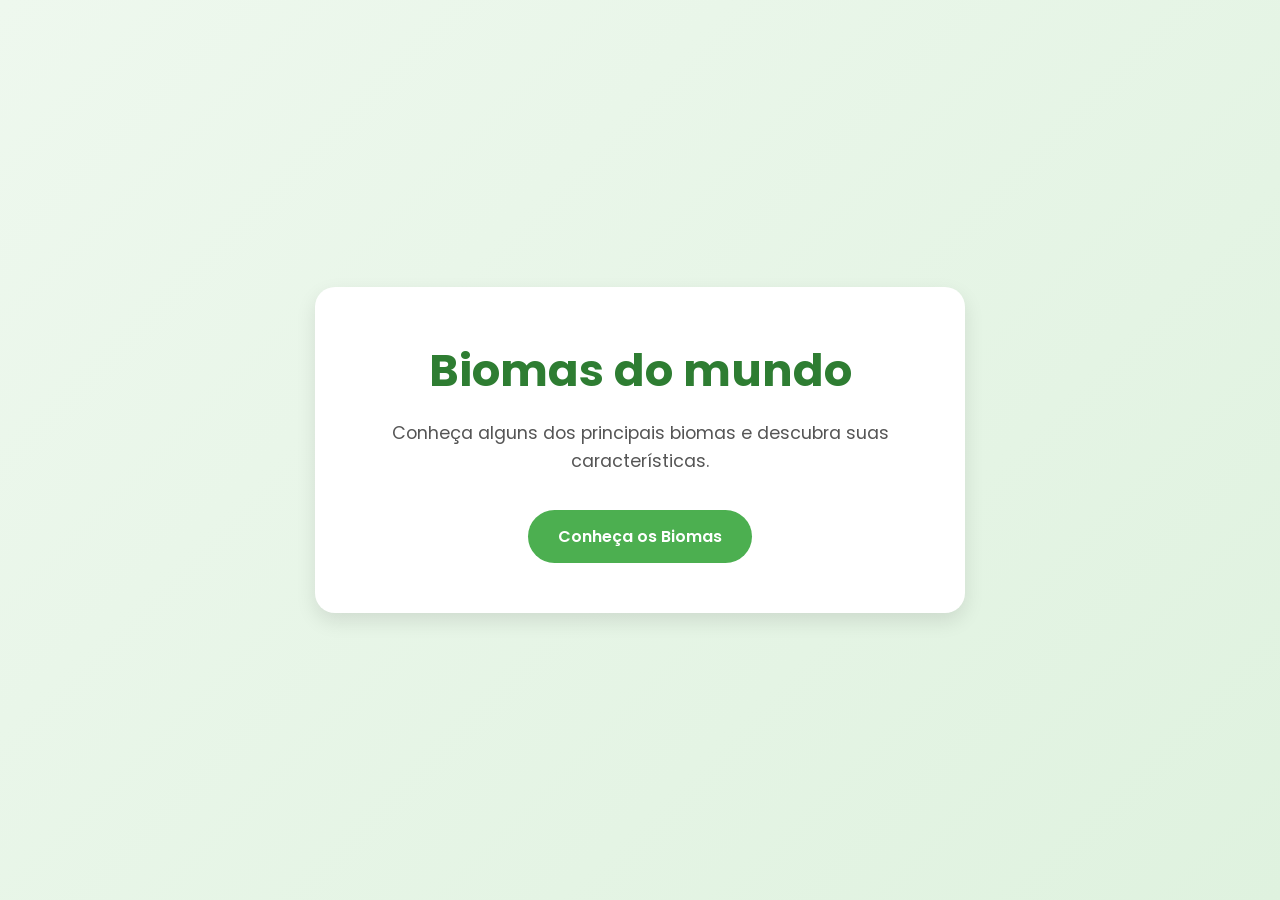
<file: index.html>
<!DOCTYPE html>
<html lang="pt-BR">
<head>
    <meta charset="UTF-8">
    <meta name="viewport" content="width=device-width, initial-scale=1.0">
    <title>Biomas Terrestres</title>
    <link rel="stylesheet" href="css/style.css">
    <link rel="preconnect" href="https://fonts.googleapis.com">
    <link rel="preconnect" href="https://fonts.gstatic.com" crossorigin>
    <link href="https://fonts.googleapis.com/css2?family=Poppins:wght@300;400;600&display=swap" rel="stylesheet">
        <link href="https://fonts.googleapis.com/css2?family=Fredoka:wght@400;500;600&display=swap" rel="stylesheet">

</head>
<body>

    <main class="container">
        <header>
            <h1>Biomas do mundo</h1>
            <p>Conheça alguns dos principais biomas e descubra suas características.</p>
        </header>

        <a href="/pages/biomas.html" class="botao">Conheça os Biomas</a>
    </main>

</body>
</html>
</file>
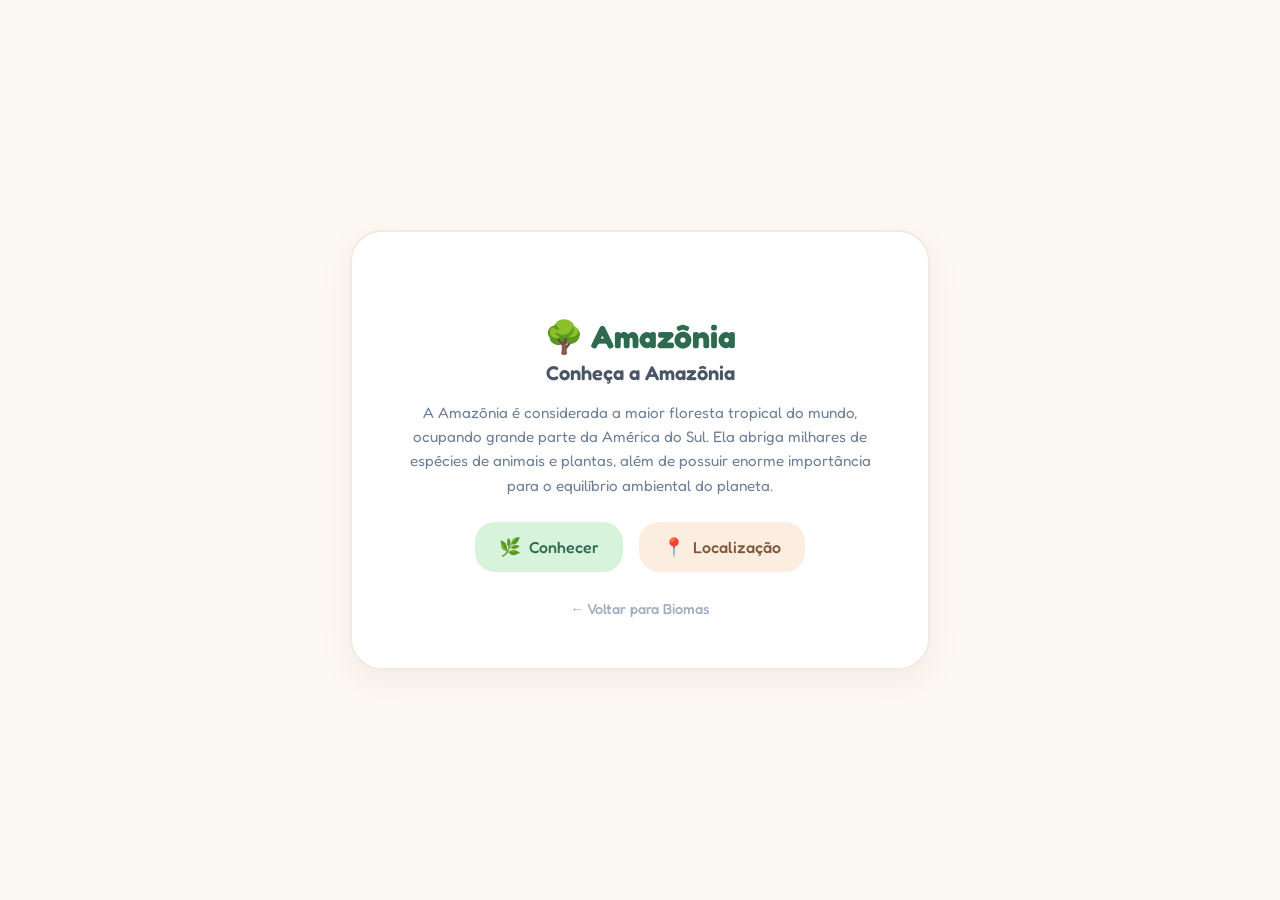
<file: pages/amazonia.html>
<!DOCTYPE html>
<html lang="pt-BR">

<head>
    <meta charset="UTF-8">
    <meta name="viewport" content="width=device-width, initial-scale=1.0">
    <title>Amazônia 🌿</title>

    <link rel="stylesheet" href="../css/amazonia.css">
    <link href="https://cdn.jsdelivr.net/npm/bootstrap@5.3.3/dist/css/bootstrap.min.css" rel="stylesheet">
    <!-- Fonte do Google Fonts -->
    <link href="https://fonts.googleapis.com/css2?family=Fredoka:wght@400;500;600&display=swap" rel="stylesheet">

</head>
<style>
        body {
            font-family: 'Fredoka', cursive, sans-serif;
            color: #4a5568;
            background-color: #fcf8f2;
            min-height: 100vh;
            display: flex;
            flex-direction: column;
            justify-content: center;
            align-items: center;
            margin: 0;
            padding: 20px;
        }

        main {
            width: 100%;
            max-width: 580px;
            margin: auto;
        }

        .informacoes {
            background: #ffffff;
            padding: 3rem 2.5rem;
            border-radius: 32px;
            box-shadow: 0 12px 30px rgba(180, 160, 140, 0.12);
            border: 2px solid #f3ebe1;
        }

        .btn-modal-custom {
            display: inline-flex;
            align-items: center;
            justify-content: center;
            gap: 8px;
            padding: 12px 24px;
            border-radius: 20px;
            font-weight: 500;
            font-size: 1rem;
            border: none;
            cursor: pointer;
            transition: all 0.25s ease-in-out;
            text-decoration: none;
        }

        .btn-conhecer {
            background-color: #d8f3dc;
            color: #2d6a4f;
        }

        .btn-conhecer:hover {
            background-color: #b7e4c7;
            color: #1b4332;
            transform: scale(1.04);
        }

        .btn-localizacao {
            background-color: #fbeee0;
            color: #7f5539;
        }

        .btn-localizacao:hover {
            background-color: #ede0d4;
            color: #523a28;
            transform: scale(1.04);
        }

        .btn-modal-custom .btn-icon {
            font-size: 1.1rem;
            transition: transform 0.3s ease;
        }

        .btn-modal-custom:hover .btn-icon {
            transform: rotate(12deg) scale(1.2);
        }

        /* Botão Voltar discreto */
        .btn-voltar {
            display: inline-block;
            color: #a0aec0;
            text-decoration: none;
            font-size: 0.9rem;
            font-weight: 500;
            transition: color 0.2s;
        }

        .btn-voltar:hover {
            color: #718096;
        }

        .modal.drawer-right .modal-dialog {
            position: fixed;
            margin: 0;
            width: 380px;
            max-width: 88vw;
            height: 100%;
            right: 0;
            top: 0;
            transform: translateX(100%);
            transition: transform 0.35s cubic-bezier(0.25, 1, 0.5, 1);
        }

        .modal.drawer-right.show .modal-dialog {
            transform: translateX(0);
        }

        .modal-drawer-content {
            height: 100%;
            border: none;
            border-radius: 32px 0 0 32px;
            box-shadow: -10px 0 30px rgba(130, 110, 90, 0.08);
            background: #ffffff;
            display: flex;
            flex-direction: column;
        }

        .drawer-header {
            padding: 2rem 2rem 1rem 2rem;
            border: none;
            display: flex;
            align-items: center;
            justify-content: space-between;
        }

        .drawer-title {
            font-size: 1.3rem;
            font-weight: 600;
            color: #2d3748;
            margin: 0;
        }

        .btn-close-custom {
            background: #f7fafc;
            border: 1px solid #edf2f7;
            width: 36px;
            height: 36px;
            border-radius: 50%;
            display: flex;
            align-items: center;
            justify-content: center;
            cursor: pointer;
            color: #a0aec0;
            transition: all 0.2s ease;
        }

        .btn-close-custom:hover {
            background: #edf2f7;
            color: #4a5568;
        }

        .drawer-body {
            padding: 1rem 2rem 2rem 2rem;
            overflow-y: auto;
            flex-grow: 1;
        }

        .clean-intro {
            font-size: 0.95rem;
            line-height: 1.5;
            color: #718096;
            text-align: center;
            margin-bottom: 1.5rem;
        }

        .fauna-list {
            display: flex;
            flex-direction: column;
            gap: 10px;
        }

        .fauna-item {
            display: flex;
            align-items: center;
            padding: 12px 16px;
            background: #f7fbf7;
            border-radius: 18px;
            border: 1px solid #e8f5e9;
            transition: all 0.2s ease;
        }

        .fauna-item:hover {
            background: #e8f5e9;
            transform: translateX(-3px);
        }

        .fauna-icon {
            font-size: 1.4rem;
            margin-right: 12px;
        }

        .fauna-name {
            font-weight: 500;
            font-size: 0.95rem;
            color: #2d6a4f;
        }

        .paises-clean-grid {
            display: grid;
            grid-template-columns: repeat(2, 1fr);
            gap: 8px;
            padding: 0;
            list-style: none;
        }

        .pais-chip {
            background: #fdf8f5;
            border: 1px solid #f7ede2;
            padding: 10px 12px;
            border-radius: 14px;
            font-size: 0.88rem;
            font-weight: 500;
            color: #7f5539;
            display: flex;
            align-items: center;
            gap: 6px;
            justify-content: center;
            transition: all 0.2s ease;
        }

        .pais-chip:hover {
            background: #f5ebe0;
        }

        .drawer-footer {
            padding: 1.5rem 2rem;
            border-top: 1px solid #f7fafc;
        }

        .btn-clean-action {
            width: 100%;
            padding: 12px;
            border-radius: 18px;
            font-weight: 500;
            border: none;
            background: #d8f3dc;
            color: #2d6a4f;
            transition: opacity 0.2s;
        }

        .btn-clean-action:hover {
            background: #b7e4c7;
        }

        .btn-clean-brown {
            background: #fbeee0;
            color: #7f5539;
        }

        .btn-clean-brown:hover {
            background: #ede0d4;
        }
</style>

<body>

    <main>
        <section class="informacoes text-center">

            <h1 class="fw-bold fs-2 mb-1" style="color: #2d6a4f;"><br>🌳 Amazônia</h1>

            <h2 class="fw-semibold fs-5 mb-3" style="color: #4a5568;">Conheça a Amazônia</h2>

            <p class="mb-4" style="font-size: 0.95rem; line-height: 1.6; color: #718096;">
                A Amazônia é considerada a maior floresta tropical do mundo,
                ocupando grande parte da América do Sul. Ela abriga milhares
                de espécies de animais e plantas, além de possuir enorme
                importância para o equilíbrio ambiental do planeta.
            </p>

            <!-- BOTÕES PASTÉIS E FOFOS -->
            <div class="botoes d-flex flex-wrap justify-content-center gap-3 mb-4">

                <button class="btn-modal-custom btn-conhecer"
                    data-bs-toggle="modal"
                    data-bs-target="#modalConhecer">
                    <span class="btn-icon">🌿</span>
                    <span>Conhecer</span>
                </button>

                <button class="btn-modal-custom btn-localizacao"
                    data-bs-toggle="modal"
                    data-bs-target="#modalLocalizacao">
                    <span class="btn-icon">📍</span>
                    <span>Localização</span>
                </button>

            </div>

            <div>
                <a href="biomas.html" class="btn-voltar">
                    ← Voltar para Biomas
                </a>
            </div>

        </section>
    </main>

    <!-- MODAL 1: BIODIVERSIDADE -->
    <div class="modal fade drawer-right" id="modalConhecer" tabindex="-1" aria-hidden="true">
        <div class="modal-dialog">
            <div class="modal-content modal-drawer-content">
                
                <div class="drawer-header">
                    <h5 class="drawer-title">Biodiversidade 🐾</h5>
                    <button type="button" class="btn-close-custom" data-bs-dismiss="modal" aria-label="Fechar">✕</button>
                </div>

                <div class="drawer-body">
                    <p class="clean-intro">
                        A Amazônia abriga mais de 10% de toda a biodiversidade do planeta Terra!
                    </p>

                    <div class="fauna-list">
                        <div class="fauna-item">
                            <span class="fauna-icon">🐆</span>
                            <span class="fauna-name">Onça-pintada</span>
                        </div>
                        <div class="fauna-item">
                            <span class="fauna-icon">🦜</span>
                            <span class="fauna-name">Arara-azul</span>
                        </div>
                        <div class="fauna-item">
                            <span class="fauna-icon">🐒</span>
                            <span class="fauna-name">Macaco-aranha</span>
                        </div>
                        <div class="fauna-item">
                            <span class="fauna-icon">🐬</span>
                            <span class="fauna-name">Boto-cor-de-rosa</span>
                        </div>
                    </div>
                </div>

                <div class="drawer-footer">
                    <button type="button" class="btn-clean-action" data-bs-dismiss="modal">Que lindo!</button>
                </div>

            </div>
        </div>
    </div>

    <!-- MODAL 2: LOCALIZAÇÃO -->
    <div class="modal fade drawer-right" id="modalLocalizacao" tabindex="-1" aria-hidden="true">
        <div class="modal-dialog">
            <div class="modal-content modal-drawer-content">
                
                <div class="drawer-header">
                    <h5 class="drawer-title">Localização 🗺️</h5>
                    <button type="button" class="btn-close-custom" data-bs-dismiss="modal" aria-label="Fechar">✕</button>
                </div>

                <div class="drawer-body">
                    <p class="clean-intro">
                        O Bioma Amazônico se estende por 9 países da América do Sul:
                    </p>

                    <ul class="paises-clean-grid">
                        <li class="pais-chip">🇧🇷 Brasil</li>
                        <li class="pais-chip">🇵🇪 Peru</li>
                        <li class="pais-chip">🇨🇴 Colômbia</li>
                        <li class="pais-chip">🇻🇪 Venezuela</li>
                        <li class="pais-chip">🇧🇴 Bolívia</li>
                        <li class="pais-chip">🇪🇨 Equador</li>
                        <li class="pais-chip">🇬🇾 Guiana</li>
                        <li class="pais-chip">🇸🇷 Suriname</li>
                        <li class="pais-chip" style="grid-column: span 2;">🇬🇫 Guiana Francesa</li>
                    </ul>
                </div>

                <div class="drawer-footer">
                    <button type="button" class="btn-clean-action btn-clean-brown" data-bs-dismiss="modal">Entendi</button>
                </div>

            </div>
        </div>
    </div>

    <script src="../js/amazonia.js"></script>
    <script src="https://cdn.jsdelivr.net/npm/bootstrap@5.3.3/dist/js/bootstrap.bundle.min.js"></script>

</body>

</html>
</file>
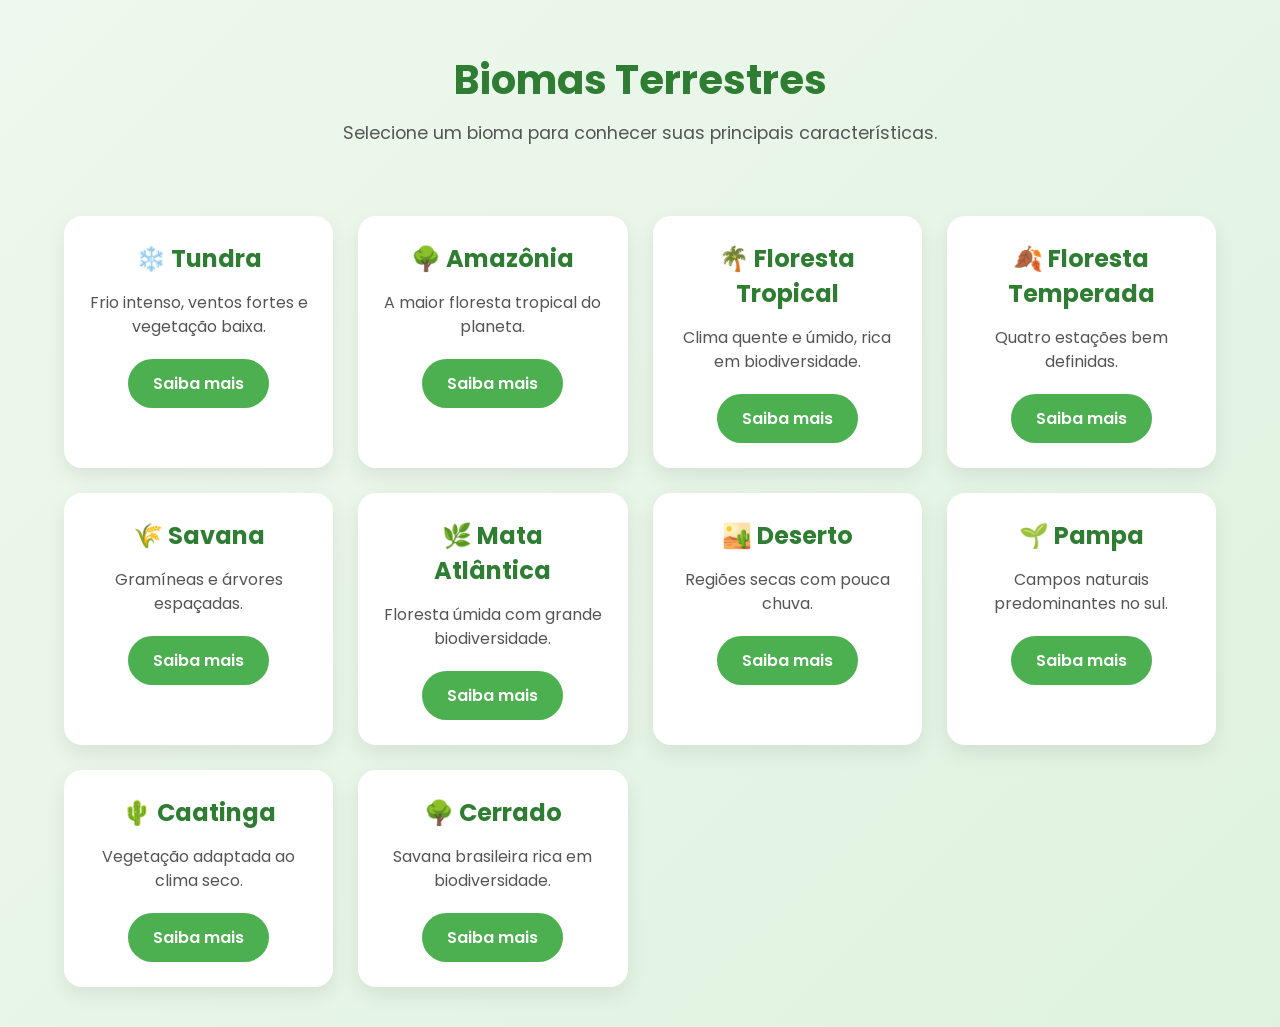
<file: pages/biomas.html>
<!DOCTYPE html>
<html lang="pt-BR">

<head>
    <meta charset="UTF-8">
    <meta name="viewport" content="width=device-width, initial-scale=1.0">
    <title>Biomas</title>
    <link rel="stylesheet" href="../css/biomas.css">
    <link rel="preconnect" href="https://fonts.googleapis.com">
    <link rel="preconnect" href="https://fonts.gstatic.com" crossorigin>
    <link href="https://fonts.googleapis.com/css2?family=Poppins:wght@300;400;600&display=swap" rel="stylesheet">
</head>

<body>
    <header>
        <h1> Biomas Terrestres</h1>
        <p>Selecione um bioma para conhecer suas principais características.</p>
    </header>
    <main class="container">
        <div class="card">
            <h2>❄️ Tundra</h2>
            <p>Frio intenso, ventos fortes e vegetação baixa.</p> <a href="tundra.html" class="botao">Saiba mais</a>
        </div>
        <div class="card">
            <h2>🌳 Amazônia</h2>
            <p>A maior floresta tropical do planeta.</p> <a href="amazonia.html" class="botao">Saiba mais</a>
        </div>
        <div class="card">
            <h2>🌴 Floresta Tropical</h2>
            <p>Clima quente e úmido, rica em biodiversidade.</p> <a href="floresta-tropical.html" class="botao">Saiba
                mais</a>
        </div>
        <div class="card">
            <h2>🍂 Floresta Temperada</h2>
            <p>Quatro estações bem definidas.</p> <a href="floresta-temperada.html" class="botao">Saiba mais</a>
        </div>
        <div class="card">
            <h2>🌾 Savana</h2>
            <p>Gramíneas e árvores espaçadas.</p> <a href="savana.html" class="botao">Saiba mais</a>
        </div>
        <div class="card">
            <h2>🌿 Mata Atlântica</h2>
            <p>Floresta úmida com grande biodiversidade.</p> <a href="mata-atlantica.html" class="botao">Saiba mais</a>
        </div>
        <div class="card">
            <h2>🏜️ Deserto</h2>
            <p>Regiões secas com pouca chuva.</p> <a href="deserto.html" class="botao">Saiba mais</a>
        </div>
        <div class="card">
            <h2>🌱 Pampa</h2>
            <p>Campos naturais predominantes no sul.</p> <a href="pampa.html" class="botao">Saiba mais</a>
        </div>
        <div class="card">
            <h2>🌵 Caatinga</h2>
            <p>Vegetação adaptada ao clima seco.</p> <a href="caatinga.html" class="botao">Saiba mais</a>
        </div>
        <div class="card">
            <h2>🌳 Cerrado</h2>
            <p>Savana brasileira rica em biodiversidade.</p> <a href="cerrado.html" class="botao">Saiba mais</a>
        </div>
    </main>
</body>

</html>
</file>
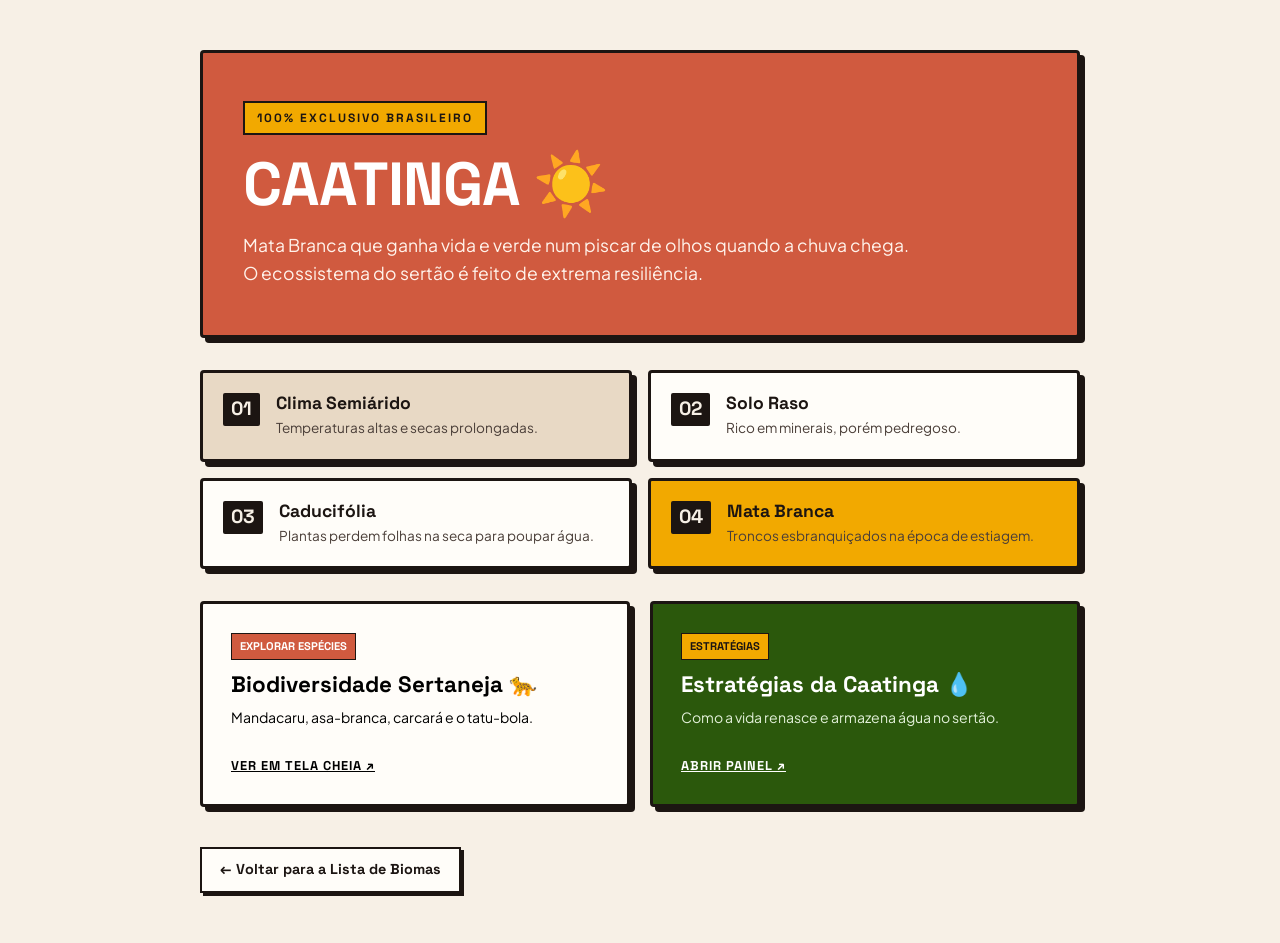
<file: pages/caatinga.html>
<!DOCTYPE html>
<html lang="pt-BR">
<head>
  <meta charset="UTF-8">
  <meta name="viewport" content="width=device-width, initial-scale=1.0">
  <title>Caatinga ☀️🌵</title>
  
  
  
  <link href="https://cdn.jsdelivr.net/npm/bootstrap@5.3.3/dist/css/bootstrap.min.css" rel="stylesheet">
  
  
  <link rel="preconnect" href="https://fonts.googleapis.com">
  <link rel="preconnect" href="https://fonts.gstatic.com" crossorigin>
  <link href="https://fonts.googleapis.com/css2?family=Space+Grotesk:wght@500;700&family=Plus+Jakarta+Sans:wght@400;600;700&display=swap" rel="stylesheet">   

  
  <link rel="stylesheet" href="../css/caatinga.css">
</head>
<body>

  <main class="caatinga-layout">
    
    
    <header class="poster-hero">
      <div class="tag-stamp">100% EXCLUSIVO BRASILEIRO</div>
      <h1 class="poster-title">CAATINGA ☀️</h1>
      <p class="poster-lead">Mata Branca que ganha vida e verde num piscar de olhos quando a chuva chega. O ecossistema do sertão é feito de extrema resiliência.</p>
    </header>

    <section class="bento-grid">
      <div class="bento-item bento-accent">
        <span class="bento-num">01</span>
        <div>
          <h4>Clima Semiárido</h4>
          <p>Temperaturas altas e secas prolongadas.</p>
        </div>
      </div>
      <div class="bento-item">
        <span class="bento-num">02</span>
        <div>
          <h4>Solo Raso</h4>
          <p>Rico em minerais, porém pedregoso.</p>
        </div>
      </div>
      <div class="bento-item">
        <span class="bento-num">03</span>
        <div>
          <h4>Caducifólia</h4>
          <p>Plantas perdem folhas na seca para poupar água.</p>
        </div>
      </div>
      <div class="bento-item bento-sun">
        <span class="bento-num">04</span>
        <div>
          <h4>Mata Branca</h4>
          <p>Troncos esbranquiçados na época de estiagem.</p>
        </div>
      </div>
    </section>

    <section class="brutalist-actions">
      
      <button class="brutalist-card card-terracotta" data-bs-toggle="modal" data-bs-target="#modalCurtain">
        <div class="card-badge">EXPLORAR ESPÉCIES</div>
        <h3>Biodiversidade Sertaneja 🐆</h3>
        <p>Mandacaru, asa-branca, carcará e o tatu-bola.</p>
        <span class="card-arrow-btn">VER EM TELA CHEIA ↗</span>
      </button>

      <button class="brutalist-card card-cactus" data-bs-toggle="modal" data-bs-target="#modalOffsetPop">
        <div class="card-badge">ESTRATÉGIAS</div>
        <h3>Estratégias da Caatinga 💧</h3>
        <p>Como a vida renasce e armazena água no sertão.</p>
        <span class="card-arrow-btn">ABRIR PAINEL ↗</span>
      </button>

    </section>

  <div class="modal fade modal-fullscreen-curtain" id="modalCurtain" tabindex="-1" aria-hidden="true">
    <div class="modal-dialog modal-fullscreen">
      <div class="modal-content curtain-content">
        <div class="curtain-header">
          <div>
            <span class="curtain-tag">BIODIVERSIDADE ÚNICA</span>
            <h2>Fauna e Flora da Caatinga 🌵</h2>
          </div>
          <button type="button" class="btn-close-curtain" data-bs-dismiss="modal">FECHAR ✕</button>
        </div>
        
        <div class="curtain-body">
          <div class="curtain-grid">
            <div class="curtain-card">
              <span class="curtain-emoji">🌵</span>
              <h4>Mandacaru & Juazeiro</h4>
              <p>O Mandacaru retém água em seu caule; o Juazeiro não perde suas folhas nem nas piores secas devido às suas raízes profundas.</p>
            </div>
            <div class="curtain-card">
              <span class="curtain-emoji">🕊️</span>
              <h4>Asa-Branca & Ararinha-Azul</h4>
              <p>Aves emblemáticas que simbolizam as migrações e a resistência do Sertão Nordestino.</p>
            </div>
            <div class="curtain-card">
              <span class="curtain-emoji">🐆</span>
              <h4>Onça-Parda e Tatu-Bola</h4>
              <p>Animais altamente adaptados a percorrer longas distâncias com escassez de fontes de água superficiais.</p>
            </div>
          </div>
        </div>

        <div class="curtain-footer">
          <button type="button" class="btn-curtain-action" data-bs-dismiss="modal">Concluir Leitura</button>
        </div>
      </div>
    </div>
  </div>

  <div class="modal fade modal-offset-pop" id="modalOffsetPop" tabindex="-1" aria-hidden="true">
    <div class="modal-dialog modal-dialog-centered">
      <div class="modal-content offset-card-content">
        <div class="offset-header">
          <h5>Estratégias de Sobrevivência</h5>
          <button type="button" class="btn-offset-close" data-bs-dismiss="modal">✕</button>
        </div>
        <div class="offset-body">
          <div class="topic-block">
            <strong>🌧️ O Fenômeno do Enverdecer</strong>
            <p>Após breves minutos de chuva, a vegetação cinzenta ganha tom verde-vibrante em menos de 48 horas.</p>
          </div>
          <div class="topic-block">
            <strong>🪡 Folhas Transformadas em Espinhos</strong>
            <p>Reduzem a área de evaporação e protegem a água acumulada contra animais sedentos.</p>
          </div>
        </div>
        <div class="offset-footer">
          <button type="button" class="btn-offset-primary" data-bs-dismiss="modal">Entendido</button>
        </div>
      </div>
    </div>
  </div>


    <footer class="caatinga-footer">
      <a href="biomas.html" class="stamp-link">
        ← Voltar para a Lista de Biomas
      </a>
    </footer>

  </main>

 
  <script src="https://cdn.jsdelivr.net/npm/bootstrap@5.3.3/dist/js/bootstrap.bundle.min.js"></script>
</body>
</html>
</file>
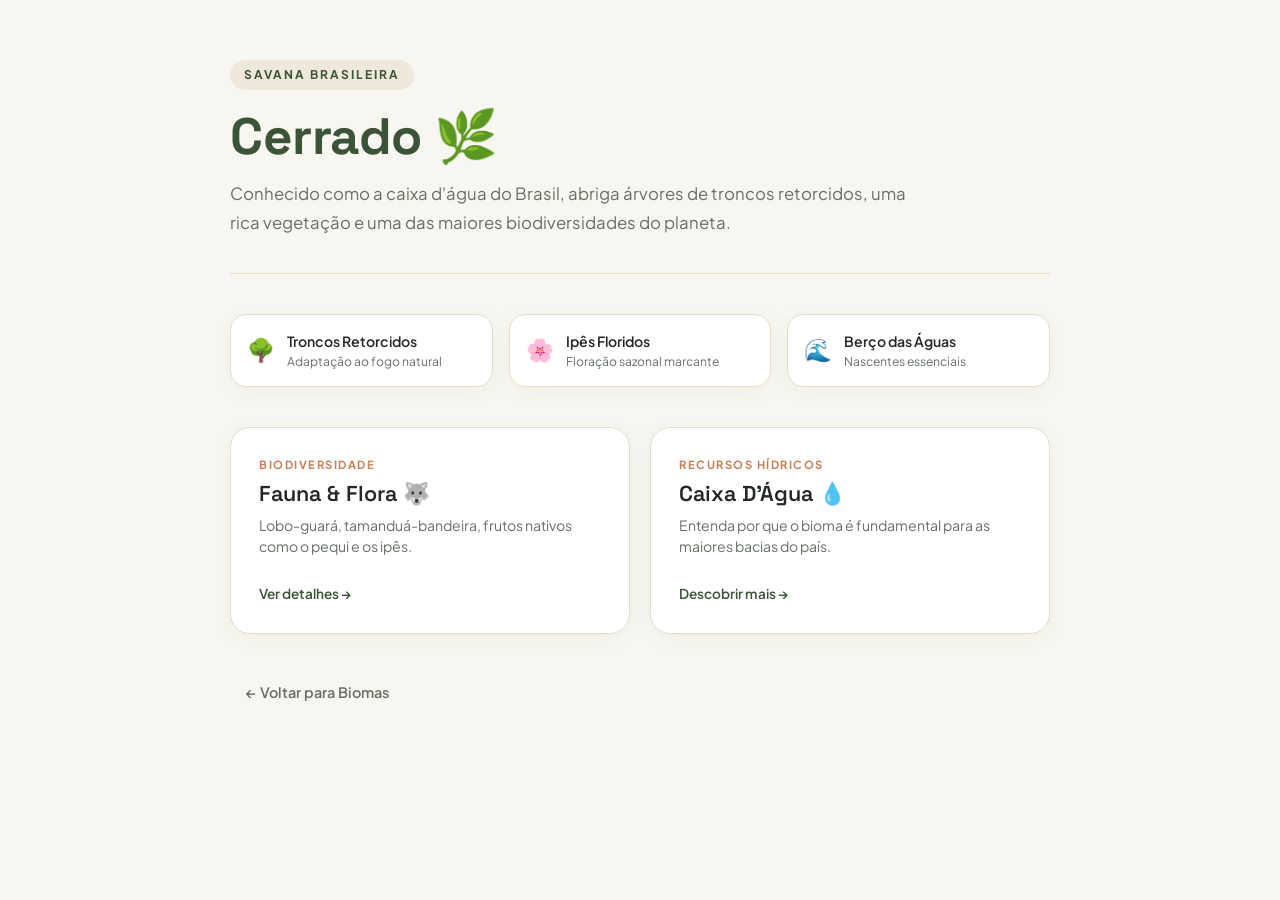
<file: pages/cerrado.html>
<!DOCTYPE html>
<html lang="pt-BR">
<head>
  <meta charset="UTF-8">
  <meta name="viewport" content="width=device-width, initial-scale=1.0">
  <title>Cerrado 🌿</title>
  
  <link href="https://cdn.jsdelivr.net/npm/bootstrap@5.3.3/dist/css/bootstrap.min.css" rel="stylesheet">
  
  <link rel="preconnect" href="https://fonts.googleapis.com">
  <link rel="preconnect" href="https://fonts.gstatic.com" crossorigin>
  <link href="https://fonts.googleapis.com/css2?family=Plus+Jakarta+Sans:wght@400;500;600;700&family=Space+Grotesk:wght@600;700&display=swap" rel="stylesheet"> 

  <link rel="stylesheet" href="../css/cerrado.css">
</head>
<body>

  <main class="main-wrapper">
    
    <header class="hero-header">
      <span class="category-badge">Savana Brasileira</span>
      <h1 class="hero-title">Cerrado 🌿</h1>
      <p class="hero-lead">
        Conhecido como a caixa d'água do Brasil, abriga árvores de troncos retorcidos, uma rica vegetação e uma das maiores biodiversidades do planeta.
      </p>
    </header>

    <section class="info-pills">
      <div class="pill-card">
        <span class="pill-icon">🌳</span>
        <div>
          <strong>Troncos Retorcidos</strong>
          <small>Adaptação ao fogo natural</small>
        </div>
      </div>

      <div class="pill-card">
        <span class="pill-icon">🌸</span>
        <div>
          <strong>Ipês Floridos</strong>
          <small>Floração sazonal marcante</small>
        </div>
      </div>

      <div class="pill-card">
        <span class="pill-icon">🌊</span>
        <div>
          <strong>Berço das Águas</strong>
          <small>Nascentes essenciais</small>
        </div>
      </div>
    </section>

    <section class="actions-grid">
      
      <div class="clean-card" data-bs-toggle="modal" data-bs-target="#modalFaunaFlora">
        <div class="card-content">
          <span class="card-tag">BIODIVERSIDADE</span>
          <h2>Fauna & Flora 🐺</h2>
          <p>Lobo-guará, tamanduá-bandeira, frutos nativos como o pequi e os ipês.</p>
        </div>
        <div class="card-action">
          <span class="action-link">Ver detalhes →</span>
        </div>
      </div>

      <div class="clean-card" data-bs-toggle="modal" data-bs-target="#modalAguas">
        <div class="card-content">
          <span class="card-tag">RECURSOS HÍDRICOS</span>
          <h2>Caixa D'Água 💧</h2>
          <p>Entenda por que o bioma é fundamental para as maiores bacias do país.</p>
        </div>
        <div class="card-action">
          <span class="action-link">Descobrir mais →</span>
        </div>
      </div>

    </section>

    <footer class="footer-section">
      <a href="biomas.html" class="btn-back">
        ← Voltar para Biomas
      </a>
    </footer>

  </main>

  <div class="modal fade" id="modalFaunaFlora" tabindex="-1" aria-hidden="true">
    <div class="modal-dialog modal-dialog-centered">
      <div class="modal-content clean-modal-content">
        <div class="modal-header-clean">
          <div>
            <span class="modal-subtitle">ESPECIES NATIVAS</span>
            <h3 class="modal-title-clean">Fauna & Flora do Cerrado</h3>
          </div>
          <button type="button" class="btn-close-modal" data-bs-dismiss="modal">✕</button>
        </div>
        
        <div class="modal-body-clean">
          <div class="info-item">
            <span class="item-emoji">🐺</span>
            <div>
              <h4>Lobo-Guará</h4>
              <p>O maior canídeo da América do Sul. De hábitos solitários, alimenta-se de pequenos animais e frutos locais.</p>
            </div>
          </div>

          <div class="info-item">
            <span class="item-emoji">🐜</span>
            <div>
              <h4>Tamanduá-Bandeira</h4>
              <p>Especialista em capturar formigas e cupins com sua língua longa e garras adaptadas.</p>
            </div>
          </div>

          <div class="info-item">
            <span class="item-emoji">🍈</span>
            <div>
              <h4>Pequi</h4>
              <p>Fruto de sabor marcante e símbolo cultural do Cerrado, rico em óleos e vitaminas.</p>
            </div>
          </div>
        </div>

        <div class="modal-footer-clean">
          <button type="button" class="btn-primary-clean" data-bs-dismiss="modal">Fechar</button>
        </div>
      </div>
    </div>
  </div>

  <div class="modal fade drawer-bottom" id="modalAguas" tabindex="-1" aria-hidden="true">
    <div class="modal-dialog">
      <div class="modal-content drawer-content-clean">
        <div class="modal-header-clean">
          <div>
            <span class="modal-subtitle">HIDROGRAFIA</span>
            <h3 class="modal-title-clean">A Caixa D'Água do Brasil</h3>
          </div>
          <button type="button" class="btn-close-modal" data-bs-dismiss="modal">✕</button>
        </div>

        <div class="modal-body-clean">
          <div class="feature-card">
            <h4>"Floresta de Cabeça para Baixo"</h4>
            <p>Devido às raízes profundas de suas árvores, o solo do Cerrado atua como uma grande esponja, absorvendo e armazenando água da chuva para os aquíferos subterráneos.</p>
          </div>

          <div class="feature-card">
            <h4>Alimentação de Bacias Hídricas</h4>
            <p>O Cerrado abriga nascentes de 8 das 12 principais bacias hidrográficas brasileiras, incluindo as do São Francisco, Araguaia e Tocantins.</p>
          </div>
        </div>

        <div class="modal-footer-clean">
          <button type="button" class="btn-primary-clean" data-bs-dismiss="modal">Entendido</button>
        </div>
      </div>
    </div>
  </div>

  <script src="https://cdn.jsdelivr.net/npm/bootstrap@5.3.3/dist/js/bootstrap.bundle.min.js"></script>
</body>
</html>
</file>
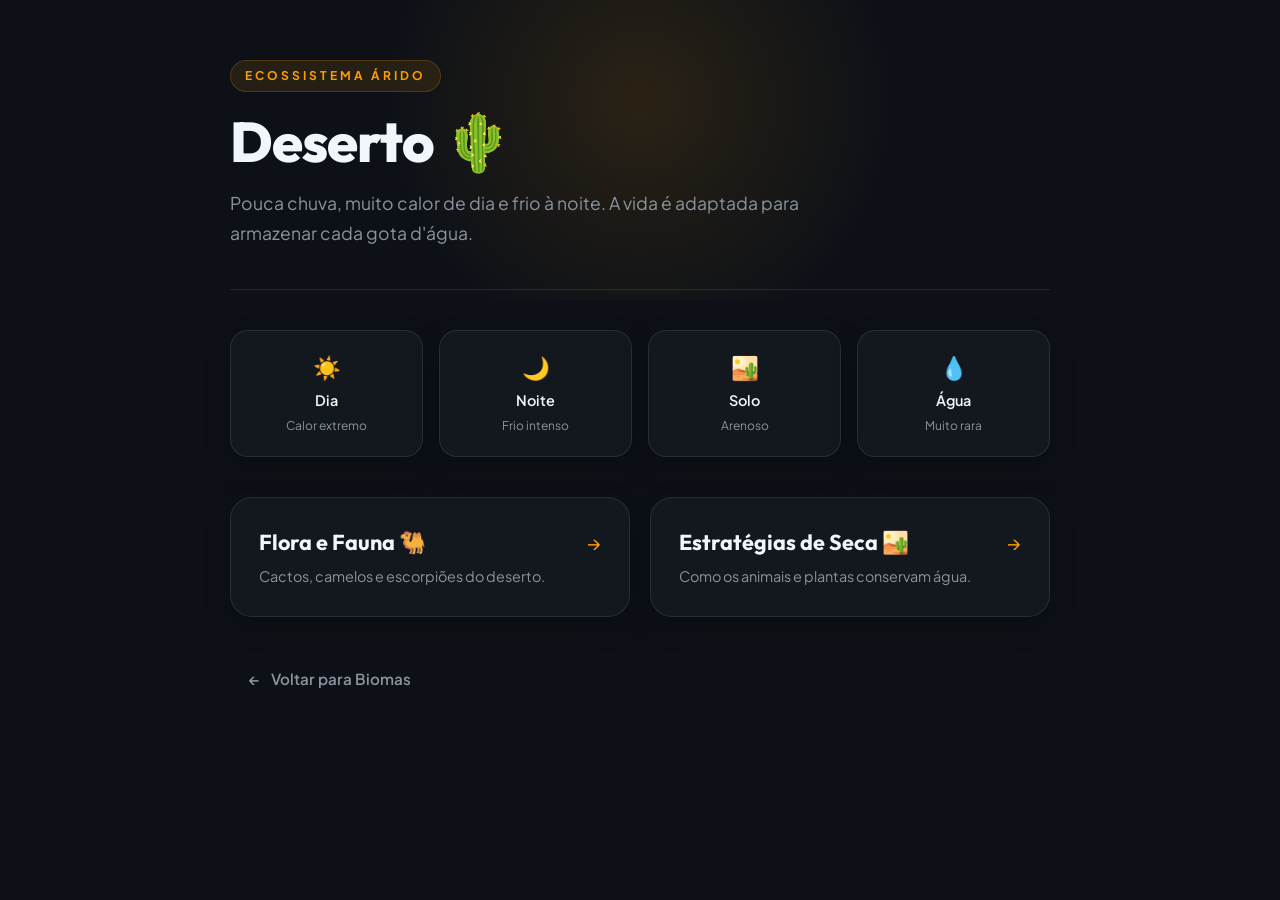
<file: pages/deserto.html>
<!DOCTYPE html>
<html lang="pt-BR">
<head>
  <meta charset="UTF-8">
  <meta name="viewport" content="width=device-width, initial-scale=1.0">
  <title>Deserto 🌵</title>
  
  <link href="https://cdn.jsdelivr.net/npm/bootstrap@5.3.3/dist/css/bootstrap.min.css" rel="stylesheet">
  
  <link rel="preconnect" href="https://fonts.googleapis.com">
  <link rel="preconnect" href="https://fonts.gstatic.com" crossorigin>
  <link href="https://fonts.googleapis.com/css2?family=Outfit:wght@400;600;700;800&family=Plus+Jakarta+Sans:wght@400;500;600&display=swap" rel="stylesheet">   

  <link rel="stylesheet" href="../css/deserto.css">
</head>
<body>

  <div class="bg-glow"></div>

  <main class="main-wrapper">
    <header class="header-section">
      <span class="category-tag">Ecossistema Árido</span>
      <h1>Deserto 🌵</h1>
      <p class="lead-text">Pouca chuva, muito calor de dia e frio à noite. A vida é adaptada para armazenar cada gota d'água.</p>
    </header>

    <section class="seasons-bar">
      <div class="season-pill">
        <span class="season-icon">☀️</span>
        <span class="season-name">Dia</span>
        <span class="season-desc">Calor extremo</span>
      </div>
      <div class="season-pill">
        <span class="season-icon">🌙</span>
        <span class="season-name">Noite</span>
        <span class="season-desc">Frio intenso</span>
      </div>
      <div class="season-pill">
        <span class="season-icon">🏜️</span>
        <span class="season-name">Solo</span>
        <span class="season-desc">Arenoso</span>
      </div>
      <div class="season-pill">
        <span class="season-icon">💧</span>
        <span class="season-name">Água</span>
        <span class="season-desc">Muito rara</span>
      </div>
    </section>

    <section class="actions-grid">
      <div class="btn-card" data-bs-toggle="modal" data-bs-target="#modalFloraFauna">
        <div class="btn-card-header">
          <div class="btn-card-title">Flora e Fauna 🐫</div>
          <span class="arrow-icon">→</span>
        </div>
        <p class="btn-card-subtitle">Cactos, camelos e escorpiões do deserto.</p>
      </div>

      <div class="btn-card" data-bs-toggle="modal" data-bs-target="#modalAdaptacoes">
        <div class="btn-card-header">
          <div class="btn-card-title">Estratégias de Seca 🏜️</div>
          <span class="arrow-icon">→</span>
        </div>
        <p class="btn-card-subtitle">Como os animais e plantas conservam água.</p>
      </div>
    </section>

  <div class="modal fade drawer-top" id="modalFloraFauna" tabindex="-1" aria-hidden="true">
    <div class="modal-dialog">
      <div class="modal-content modal-drawer-content">
        <div class="drawer-header">
          <h5 class="drawer-title">Flora & Fauna</h5>
          <button type="button" class="btn-close-drawer" data-bs-dismiss="modal">✕</button>
        </div>
        <div class="drawer-body">
          <div class="info-row">
            <div class="info-row-title">🌵 Cactos</div>
            <p class="info-row-text">Plantas com caules grossos armazenadores de água.</p>
          </div>
          <div class="info-row">
            <div class="info-row-title">🐫 Fauna Resiliente</div>
            <p class="info-row-text">Camelos, dromedários e serpentes.</p>
          </div>
        </div>
        <div class="drawer-footer">
          <button type="button" class="btn-drawer-close" data-bs-dismiss="modal">Entendi</button>
        </div>
      </div>
    </div>
  </div>


  <div class="modal fade drawer-bottom" id="modalAdaptacoes" tabindex="-1" aria-hidden="true">
    <div class="modal-dialog">
      <div class="modal-content modal-drawer-content">
        <div class="drawer-header">
          <h5 class="drawer-title">Estratégias de Seca</h5>
          <button type="button" class="btn-close-drawer" data-bs-dismiss="modal">✕</button>
        </div>
        <div class="drawer-body">
          <div class="info-row">
            <div class="info-row-title">🪡 Espinhos</div>
            <p class="info-row-text">Evitam a perda de água por transpiração.</p>
          </div>
          <div class="info-row">
            <div class="info-row-title">🌙 Hábitos Noturnos</div>
            <p class="info-row-text">Animais saem da toca apenas no frio da noite.</p>
          </div>
        </div>
        <div class="drawer-footer">
          <button type="button" class="btn-drawer-close" data-bs-dismiss="modal">Fechar</button>
        </div>
      </div>
    </div>
  </div>

    <div class="back-wrapper">
      <a href="biomas.html" class="btn-back-link">
        <span class="arrow-back">←</span> Voltar para Biomas
      </a>
    </div>
  </main>


  <script src="https://cdn.jsdelivr.net/npm/bootstrap@5.3.3/dist/js/bootstrap.bundle.min.js"></script>
</body>
</html>
</file>
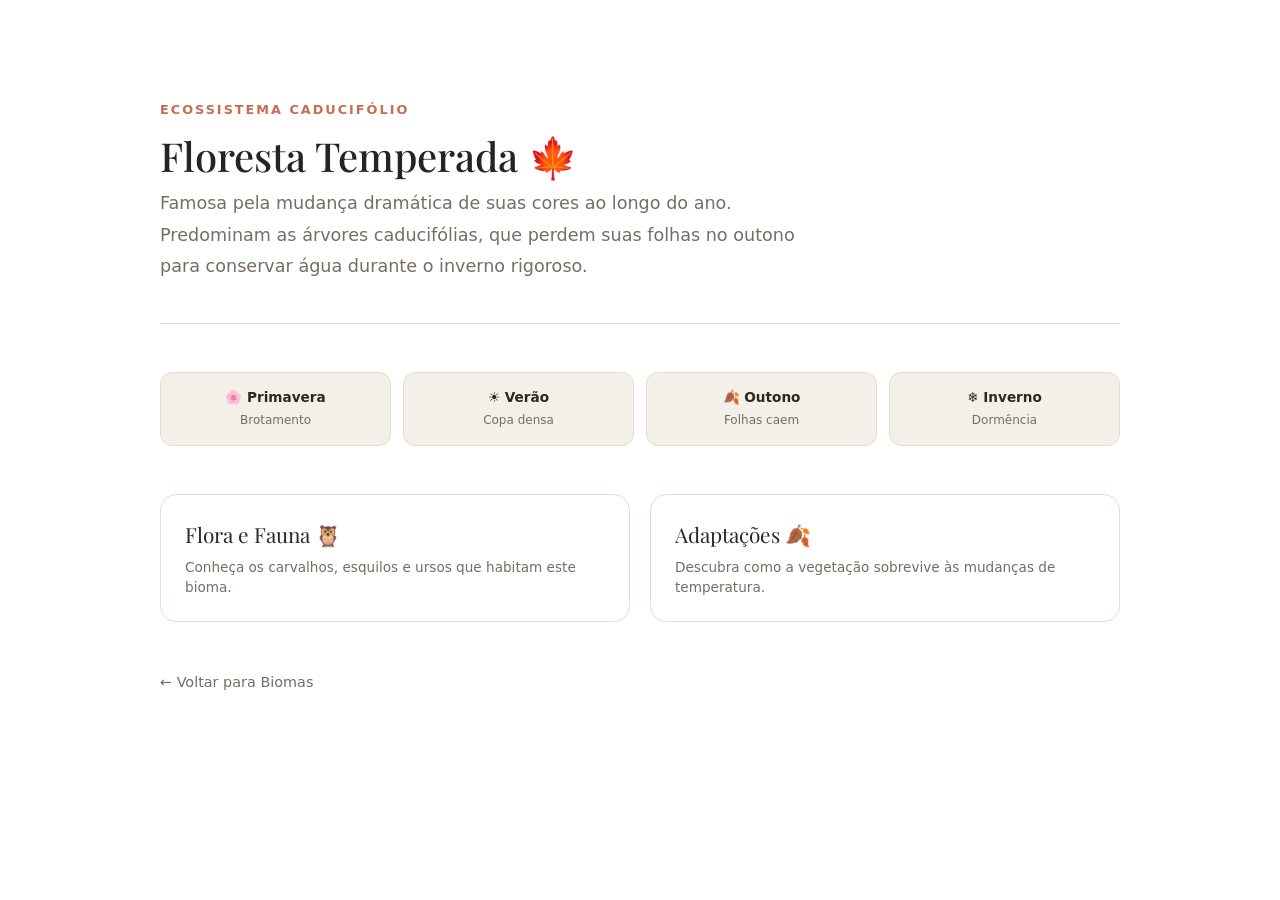
<file: pages/floresta-temperada.html>
<!DOCTYPE html>
<html lang="pt-BR">

<head>
    <meta charset="UTF-8">
    <meta name="viewport" content="width=device-width, initial-scale=1.0">
    <title>Floresta Temperada 🍂</title>

        <link rel="stylesheet" href="../css/floresta-temperada.css">

    <link href="https://cdn.jsdelivr.net/npm/bootstrap@5.3.3/dist/css/bootstrap.min.css" rel="stylesheet">
    <link rel="preconnect" href="https://fonts.googleapis.com">
    <link rel="preconnect" href="https://fonts.gstatic.com" crossorigin>
    <link href="https://fonts.googleapis.com/css2?family=Playfair+Display:ital,wght@0,600;1,400&family=Plus+Jakarta+Sans:wght@400;500;600&display=swap" rel="stylesheet">

    
</head>

<body>

    <main class="main-wrapper">

        <header class="header-section">
            <span class="category-tag">Ecossistema Caducifólio</span>
            <h1>Floresta Temperada 🍁</h1>
            <p class="lead-text">
                Famosa pela mudança dramática de suas cores ao longo do ano. Predominam as árvores caducifólias, que perdem suas folhas no outono para conservar água durante o inverno rigoroso.
            </p>
        </header>

        <section class="seasons-bar">
            <div class="season-pill">
                <span class="season-name">🌸 Primavera</span>
                <span class="season-desc">Brotamento</span>
            </div>
            <div class="season-pill">
                <span class="season-name">☀️ Verão</span>
                <span class="season-desc">Copa densa</span>
            </div>
            <div class="season-pill">
                <span class="season-name">🍂 Outono</span>
                <span class="season-desc">Folhas caem</span>
            </div>
            <div class="season-pill">
                <span class="season-name">❄️ Inverno</span>
                <span class="season-desc">Dormência</span>
            </div>
        </section>

        <section class="actions-grid">

            <div class="btn-card" data-bs-toggle="modal" data-bs-target="#modalFloraFauna">
                <div class="btn-card-title">Flora e Fauna 🦉</div>
                <p class="btn-card-subtitle">Conheça os carvalhos, esquilos e ursos que habitam este bioma.</p>
            </div>

            <div class="btn-card" data-bs-toggle="modal" data-bs-target="#modalAdaptacoes">
                <div class="btn-card-title">Adaptações 🍂</div>
                <p class="btn-card-subtitle">Descubra como a vegetação sobrevive às mudanças de temperatura.</p>
            </div>

        </section>

        <div>
            <a href="biomas.html" class="btn-back-link">← Voltar para Biomas</a>
        </div>

    </main>
    <!-- MODAL 1: DRAWER DA ESQUERDA (FLORA E FAUNA) -->
    <div class="modal fade drawer-left" id="modalFloraFauna" tabindex="-1" aria-hidden="true">
        <div class="modal-dialog">
            <div class="modal-content modal-drawer-content">

                <div class="drawer-header">
                    <h5 class="drawer-title">Flora & Fauna</h5>
                    <button type="button" class="btn-close-drawer" data-bs-dismiss="modal">✕</button>
                </div>

                <div class="drawer-body">
                    <div class="info-row">
                        <div class="info-row-title">🌳 Árvores Caducifólias</div>
                        <p class="info-row-text">Carvalhos, faias e bordo (maple) que mudam de cor para tons de vermelho e amarelo.</p>
                    </div>

                    <div class="info-row">
                        <div class="info-row-title">🦌 Animais Típicos</div>
                        <p class="info-row-text">Veados, raposas, esquilos, ursos-negros e uma grande variedade de aves migratórias.</p>
                    </div>

                    <div class="info-row">
                        <div class="info-row-title">🍄 Solo Fértil</div>
                        <p class="info-row-text">Solo rico em nutrientes (húmus) graças à decomposição anual de toneladas de folhas.</p>
                    </div>
                </div>

                <div class="drawer-footer">
                    <button type="button" class="btn-drawer-close" data-bs-dismiss="modal">Entendi</button>
                </div>

            </div>
        </div>
    </div>

    <!-- MODAL 2: DRAWER DA ESQUERDA (ADAPTAÇÕES) -->
    <div class="modal fade drawer-left" id="modalAdaptacoes" tabindex="-1" aria-hidden="true">
        <div class="modal-dialog">
            <div class="modal-content modal-drawer-content">

                <div class="drawer-header">
                    <h5 class="drawer-title">Adaptações</h5>
                    <button type="button" class="btn-close-drawer" data-bs-dismiss="modal">✕</button>
                </div>

                <div class="drawer-body">
                    <div class="info-row">
                        <div class="info-row-title">🍂 Queda das Folhas</div>
                        <p class="info-row-text">Largar as folhas reduz a perda de água por transpiração durante os meses frios.</p>
                    </div>

                    <div class="info-row">
                        <div class="info-row-title">🐻 Hibernação</div>
                        <p class="info-row-text">Muitos mamíferos acumulam gordura e dormem durante os períodos de neve e escassez.</p>
                    </div>
                </div>

                <div class="drawer-footer">
                    <button type="button" class="btn-drawer-close" data-bs-dismiss="modal">Fechar</button>
                </div>

            </div>
        </div>
    </div>


    <script src="https://cdn.jsdelivr.net/npm/bootstrap@5.3.3/dist/js/bootstrap.bundle.min.js"></script>

</body>

</html>
</file>
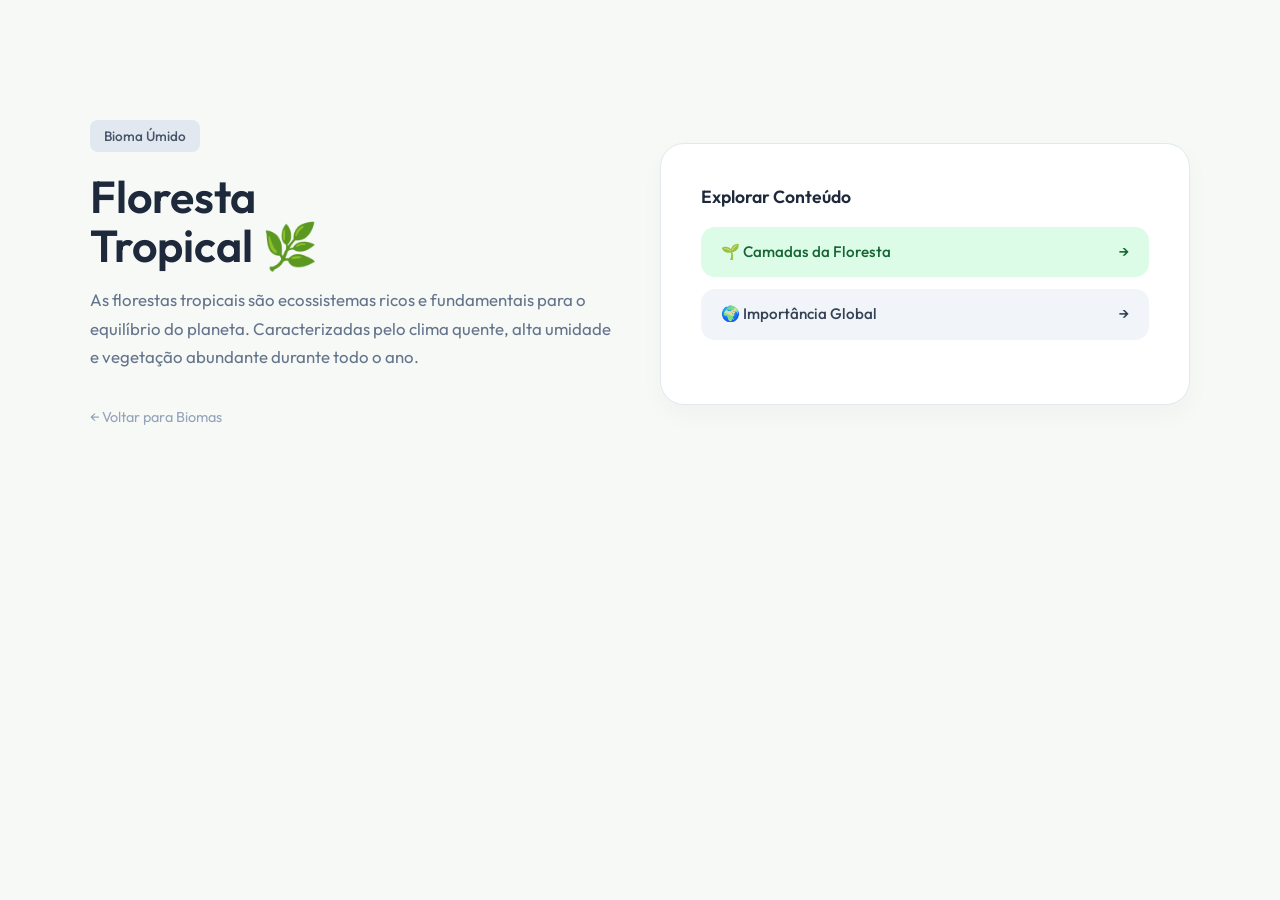
<file: pages/floresta-tropical.html>
<!DOCTYPE html>
<html lang="pt-BR">

<head>
    <meta charset="UTF-8">
    <meta name="viewport" content="width=device-width, initial-scale=1.0">
    <title>Floresta Tropical 🌿</title>

    <link href="https://cdn.jsdelivr.net/npm/bootstrap@5.3.3/dist/css/bootstrap.min.css" rel="stylesheet">
    <link rel="preconnect" href="https://fonts.googleapis.com">
    <link rel="preconnect" href="https://fonts.gstatic.com" crossorigin>
    <link href="https://fonts.googleapis.com/css2?family=Outfit:wght@400;500;600&display=swap" rel="stylesheet">

    <style>
        /* Fundo pastel em tom terroso/selva muito suave */
        body {
            font-family: 'Outfit', sans-serif;
            color: #334155;
            background-color: #f7f9f7;
            min-height: 100vh;
            margin: 0;
            /* Margem no topo aumentada para descer a página */
            padding: 120px 20px 60px 20px;
        }

        /* Layout em duas colunas (split) alinhado à esquerda */
        .page-container {
            max-width: 1100px;
            margin: 0 auto;
            display: grid;
            grid-template-columns: 1fr 1fr;
            gap: 40px;
            align-items: center;
        }

        @media (max-width: 768px) {
            body {
                padding-top: 60px;
            }
            .page-container {
                grid-template-columns: 1fr;
                gap: 24px;
            }
        }

        .left-content {
            text-align: left;
        }

        .tag-selo {
            display: inline-block;
            background: #e2e8f0;
            color: #475569;
            padding: 6px 14px;
            border-radius: 8px;
            font-size: 0.85rem;
            font-weight: 500;
            margin-bottom: 1.2rem;
        }

        h1 {
            color: #1e293b;
            font-size: 2.8rem;
            font-weight: 600;
            line-height: 1.1;
            margin-bottom: 1rem;
        }

        p.descricao {
            color: #64748b;
            font-size: 1.05rem;
            line-height: 1.7;
            margin-bottom: 2rem;
        }

        /* Painel lateral direito com botões e detalhes */
        .right-panel {
            background: #ffffff;
            padding: 2.5rem;
            border-radius: 24px;
            border: 1px solid #e2e8f0;
            box-shadow: 0 10px 25px rgba(0, 0, 0, 0.03);
        }

        .panel-title {
            font-size: 1.1rem;
            font-weight: 600;
            color: #1e293b;
            margin-bottom: 1rem;
        }

        .botoes-list {
            display: flex;
            flex-direction: column;
            gap: 12px;
            margin-bottom: 1.5rem;
        }

        .btn-acao {
            display: flex;
            align-items: center;
            justify-content: space-between;
            padding: 14px 20px;
            border-radius: 14px;
            font-size: 0.95rem;
            font-weight: 500;
            border: none;
            cursor: pointer;
            transition: all 0.2s ease;
            text-decoration: none;
        }

        /* Botão 1: Verde Musgo Pastel */
        .btn-camadas {
            background-color: #dcfce7;
            color: #166534;
        }

        .btn-camadas:hover {
            background-color: #bbf7d0;
            transform: translateX(4px);
        }

        /* Botão 2: Azul Cinzento Murcho */
        .btn-importancia {
            background-color: #f1f5f9;
            color: #334155;
        }

        .btn-importancia:hover {
            background-color: #e2e8f0;
            transform: translateX(4px);
        }

        .btn-voltar {
            display: inline-block;
            color: #94a3b8;
            text-decoration: none;
            font-size: 0.9rem;
            transition: color 0.2s;
        }

        .btn-voltar:hover {
            color: #475569;
        }

        /* --- MODAL: CANTO SUPERIOR DIREITO --- */
        .modal.top-corner .modal-dialog {
            position: fixed;
            margin: 20px;
            width: 380px;
            max-width: calc(100vw - 40px);
            top: 0;
            right: 0;
            transform: translateY(-20px);
            opacity: 0;
            transition: all 0.3s ease;
        }

        .modal.top-corner.show .modal-dialog {
            transform: translateY(0);
            opacity: 1;
        }

        .modal-corner-content {
            border: 1px solid #e2e8f0;
            border-radius: 20px;
            background: #ffffff;
            box-shadow: 0 15px 30px rgba(0, 0, 0, 0.08);
            padding: 1.5rem;
        }

        .corner-header {
            display: flex;
            align-items: center;
            justify-content: space-between;
            margin-bottom: 1rem;
        }

        .corner-title {
            font-size: 1.1rem;
            font-weight: 600;
            color: #1e293b;
            margin: 0;
        }

        .btn-fechar {
            background: #f1f5f9;
            border: none;
            width: 30px;
            height: 30px;
            border-radius: 50%;
            color: #64748b;
            display: flex;
            align-items: center;
            justify-content: center;
            cursor: pointer;
        }

        .corner-body {
            display: flex;
            flex-direction: column;
            gap: 10px;
            margin-bottom: 1.2rem;
        }

        .item-card {
            display: flex;
            align-items: center;
            gap: 12px;
            background: #f8fafc;
            border-radius: 12px;
            padding: 10px 14px;
            border: 1px solid #f1f5f9;
        }

        .item-icon {
            font-size: 1.2rem;
        }

        .item-title {
            font-weight: 600;
            font-size: 0.88rem;
            color: #334155;
            margin-bottom: 2px;
        }

        .item-desc {
            font-size: 0.8rem;
            color: #64748b;
            margin: 0;
        }

        .btn-confirmar {
            width: 100%;
            padding: 10px;
            border-radius: 10px;
            border: none;
            background: #f1f5f9;
            color: #475569;
            font-size: 0.9rem;
            font-weight: 500;
        }

        .btn-confirmar:hover {
            background: #e2e8f0;
        }
    </style>
</head>

<body>

    <main class="page-container">

        <!-- LADO ESQUERDO: TEXTOS ALINHADOS -->
        <section class="left-content">
            <span class="tag-selo">Bioma Úmido</span>
            <h1>Floresta<br>Tropical 🌿</h1>
            <p class="descricao">
                As florestas tropicais são ecossistemas ricos e fundamentais para o equilíbrio do planeta. Caracterizadas pelo clima quente, alta umidade e vegetação abundante durante todo o ano.
            </p>
            <a href="biomas.html" class="btn-voltar">← Voltar para Biomas</a>
        </section>

        <!-- LADO DIREITO: PAINEL DE NAVEGAÇÃO -->
        <section class="right-panel">
            <div class="panel-title">Explorar Conteúdo</div>

            <div class="botoes-list">
                <button class="btn-acao btn-camadas"
                    data-bs-toggle="modal"
                    data-bs-target="#modalCamadas">
                    <span>🌱 Camadas da Floresta</span>
                    <span>→</span>
                </button>

                <button class="btn-acao btn-importancia"
                    data-bs-toggle="modal"
                    data-bs-target="#modalImportancia">
                    <span>🌍 Importância Global</span>
                    <span>→</span>
                </button>
            </div>
        </section>

    </main>

    <!-- MODAL 1 -->
    <div class="modal fade top-corner" id="modalCamadas" tabindex="-1" aria-hidden="true">
        <div class="modal-dialog">
            <div class="modal-content modal-corner-content">

                <div class="corner-header">
                    <h5 class="corner-title">Estrutura</h5>
                    <button type="button" class="btn-fechar" data-bs-dismiss="modal">✕</button>
                </div>

                <div class="corner-body">
                    <div class="item-card">
                        <span class="item-icon">🦅</span>
                        <div>
                            <div class="item-title">Camada Emergente</div>
                            <p class="item-desc">Árvores gigantes de até 60m.</p>
                        </div>
                    </div>

                    <div class="item-card">
                        <span class="item-icon">🐒</span>
                        <div>
                            <div class="item-title">Dossel / Copa</div>
                            <p class="item-desc">Teto verde denso habitado por animais.</p>
                        </div>
                    </div>

                    <div class="item-card">
                        <span class="item-icon">🐆</span>
                        <div>
                            <div class="item-title">Sub-bosque</div>
                            <p class="item-desc">Área escura e úmida com felinos e insetos.</p>
                        </div>
                    </div>
                </div>

                <button type="button" class="btn-confirmar" data-bs-dismiss="modal">Fechar</button>

            </div>
        </div>
    </div>

    <!-- MODAL 2 -->
    <div class="modal fade top-corner" id="modalImportancia" tabindex="-1" aria-hidden="true">
        <div class="modal-dialog">
            <div class="modal-content modal-corner-content">

                <div class="corner-header">
                    <h5 class="corner-title">Importância</h5>
                    <button type="button" class="btn-fechar" data-bs-dismiss="modal">✕</button>
                </div>

                <div class="corner-body">
                    <div class="item-card">
                        <span class="item-icon">☁️</span>
                        <div>
                            <div class="item-title">Rios Voadores</div>
                            <p class="item-desc">Nuvens de vapor geradas pela transpiração das árvores.</p>
                        </div>
                    </div>

                    <div class="item-card">
                        <span class="item-icon">🌡️</span>
                        <div>
                            <div class="item-title">Equilíbrio Térmico</div>
                            <p class="item-desc">Absorção de CO₂ para controle da temperatura.</p>
                        </div>
                    </div>
                </div>

                <button type="button" class="btn-confirmar" data-bs-dismiss="modal">Entendi</button>

            </div>
        </div>
    </div>

    <script src="https://cdn.jsdelivr.net/npm/bootstrap@5.3.3/dist/js/bootstrap.bundle.min.js"></script>

</body>

</html>
</file>
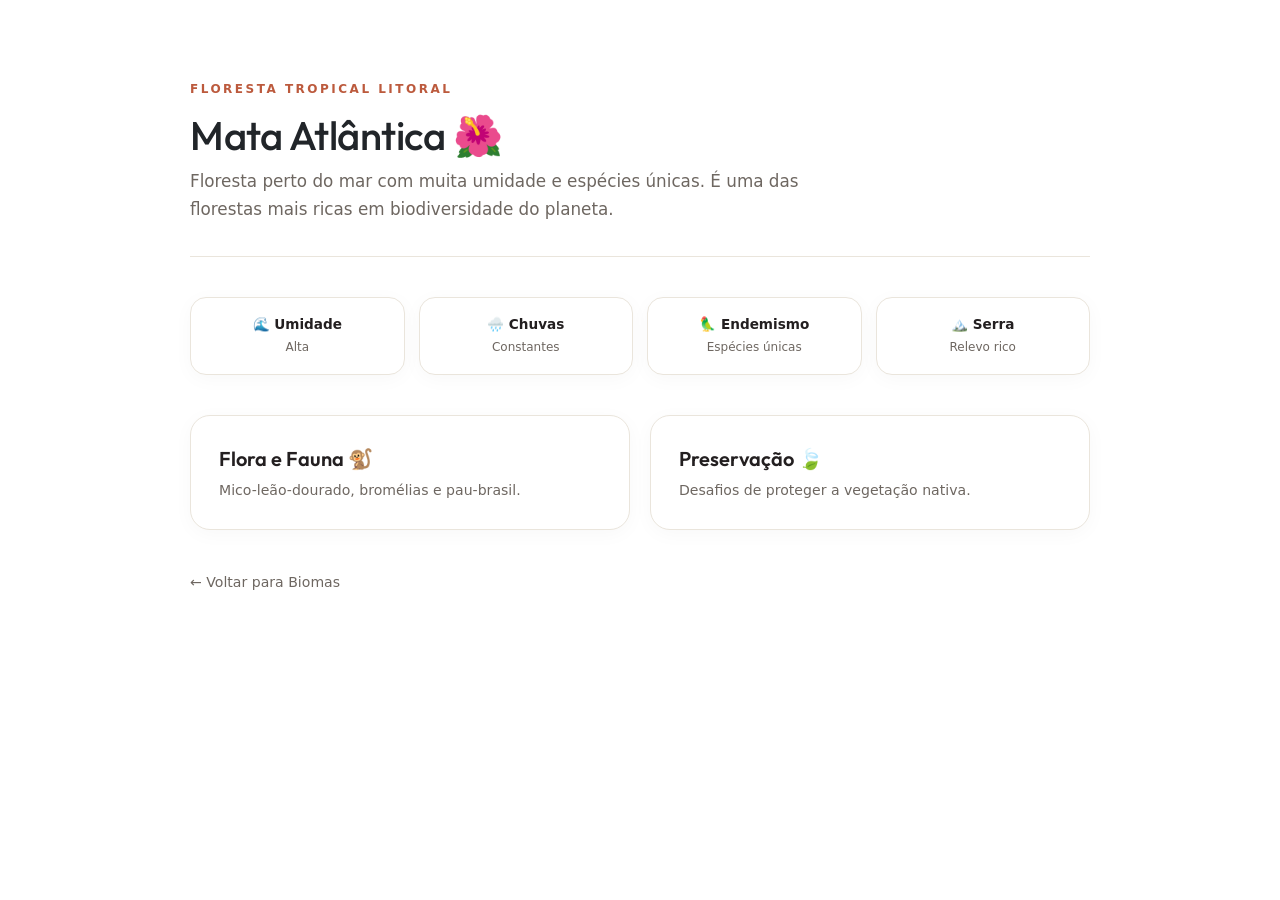
<file: pages/mata-atlantica.html>
<!DOCTYPE html>
<html lang="pt-BR">
<head>
  <meta charset="UTF-8">
  <link rel="stylesheet" href="../css/mata-atlantica.css">
  <meta name="viewport" content="width=device-width, initial-scale=1.0">
  <title>Mata Atlântica 🌺</title>
  <link href="https://cdn.jsdelivr.net/npm/bootstrap@5.3.3/dist/css/bootstrap.min.css" rel="stylesheet">
  <link rel="preconnect" href="https://fonts.googleapis.com">
  <link rel="preconnect" href="https://fonts.gstatic.com" crossorigin>
  <link href="https://fonts.googleapis.com/css2?family=Playfair+Display:ital,wght@0,600;1,400&family=Plus+Jakarta+Sans:wght@400;500;600&display=swap" rel="stylesheet">

</head>
<body>
  <main class="main-wrapper">
    <header class="header-section">
      <span class="category-tag">Floresta Tropical Litoral</span>
      <h1>Mata Atlântica 🌺</h1>
      <p class="lead-text">Floresta perto do mar com muita umidade e espécies únicas. É uma das florestas mais ricas em biodiversidade do planeta.</p>
    </header>

    <section class="seasons-bar">
      <div class="season-pill"><span class="season-name">🌊 Umidade</span><span class="season-desc">Alta</span></div>
      <div class="season-pill"><span class="season-name">🌧️ Chuvas</span><span class="season-desc">Constantes</span></div>
      <div class="season-pill"><span class="season-name">🦜 Endemismo</span><span class="season-desc">Espécies únicas</span></div>
      <div class="season-pill"><span class="season-name">🏔️ Serra</span><span class="season-desc">Relevo rico</span></div>
    </section>

    <section class="actions-grid">
      <div class="btn-card" data-bs-toggle="modal" data-bs-target="#modalFloraFauna">
        <div class="btn-card-title">Flora e Fauna 🐒</div>
        <p class="btn-card-subtitle">Mico-leão-dourado, bromélias e pau-brasil.</p>
      </div>
      <div class="btn-card" data-bs-toggle="modal" data-bs-target="#modalConservacao">
        <div class="btn-card-title">Preservação 🍃</div>
        <p class="btn-card-subtitle">Desafios de proteger a vegetação nativa.</p>
      </div>
    </section>

    <div class="modal fade drawer-left" id="modalFloraFauna" tabindex="-1" aria-hidden="true">
    <div class="modal-dialog">
      <div class="modal-content modal-drawer-content">
        <div class="drawer-header"><h5 class="drawer-title">Flora & Fauna</h5><button type="button" class="btn-close-drawer" data-bs-dismiss="modal">✕</button></div>
        <div class="drawer-body">
          <div class="info-row"><div class="info-row-title">🌸 Plantas Nobres</div><p class="info-row-text">Pau-brasil, jequitibás, orquídeas e bromélias exuberantes.</p></div>
          <div class="info-row"><div class="info-row-title">🐒 Fauna Única</div><p class="info-row-text">Mico-leão-dourado, tucanos e jaguatiricas.</p></div>
        </div>
        <div class="drawer-footer"><button type="button" class="btn-drawer-close" data-bs-dismiss="modal">Entendi</button></div>
      </div>
    </div>
  </div>

  <div class="modal fade drawer-right" id="modalConservacao" tabindex="-1" aria-hidden="true">
    <div class="modal-dialog">
      <div class="modal-content modal-drawer-content">
        <div class="drawer-header"><h5 class="drawer-title">Preservação</h5><button type="button" class="btn-close-drawer" data-bs-dismiss="modal">✕</button></div>
        <div class="drawer-body">
          <div class="info-row"><div class="info-row-title">⚠️ Fragmentação</div><p class="info-row-text">Resta cerca de 12% da sua área original.</p></div>
          <div class="info-row"><div class="info-row-title">🌱 Reflorestamento</div><p class="info-row-text">Criação de corredores ecológicos para unir matas isoladas.</p></div>
        </div>
        <div class="drawer-footer"><button type="button" class="btn-drawer-close" data-bs-dismiss="modal">Fechar</button></div>
      </div>
    </div>
  </div>

    <div><a href="biomas.html" class="btn-back-link">← Voltar para Biomas</a></div>
  </main>

  

  <script src="https://cdn.jsdelivr.net/npm/bootstrap@5.3.3/dist/js/bootstrap.bundle.min.js"></script>
</body>
</html>
</file>
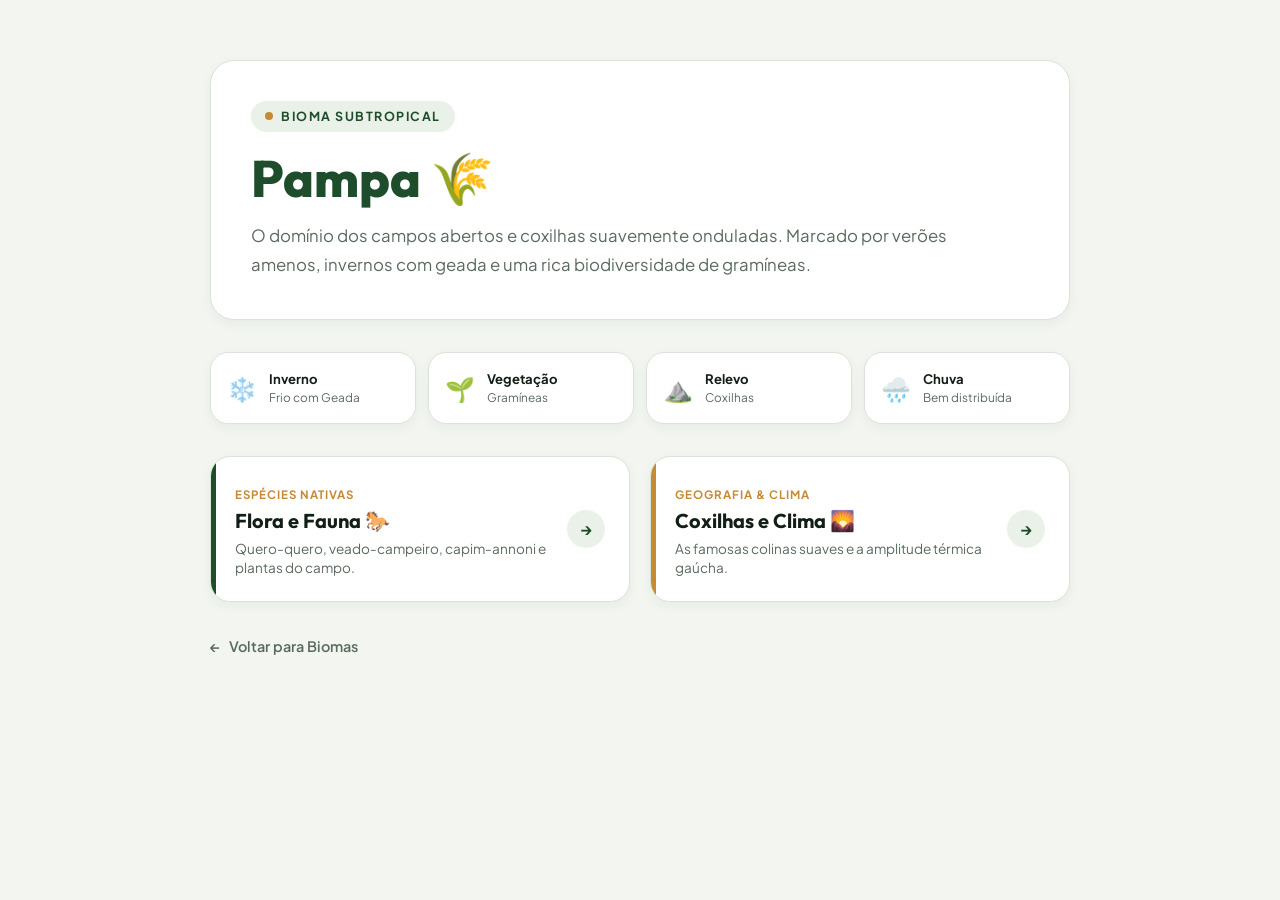
<file: pages/pampa.html>
<!DOCTYPE html>
<html lang="pt-BR">
<head>
  <meta charset="UTF-8">
  <meta name="viewport" content="width=device-width, initial-scale=1.0">
  <title>Pampa 🌾</title>
  
  <link href="https://cdn.jsdelivr.net/npm/bootstrap@5.3.3/dist/css/bootstrap.min.css" rel="stylesheet">
  
  <link rel="preconnect" href="https://fonts.googleapis.com">
  <link rel="preconnect" href="https://fonts.gstatic.com" crossorigin>
  <link href="https://fonts.googleapis.com/css2?family=Outfit:wght@500;700;800&family=Plus+Jakarta+Sans:wght@400;500;600;700&display=swap" rel="stylesheet">   

  <link rel="stylesheet" href="../css/pampa.css">
</head>
<body>

  <main class="main-wrapper">
    <header class="header-section">
      <div class="header-badge">
        <span class="dot-live"></span> Bioma Subtropical
      </div>
      <h1>Pampa 🌾</h1>
      <p class="lead-text">O domínio dos campos abertos e coxilhas suavemente onduladas. Marcado por verões amenos, invernos com geada e uma rica biodiversidade de gramíneas.</p>
    </header>

    <section class="stats-ribbon">
      <div class="stat-card">
        <span class="stat-icon">❄️</span>
        <div class="stat-info">
          <span class="stat-name">Inverno</span>
          <span class="stat-desc">Frio com Geada</span>
        </div>
      </div>
      <div class="stat-card">
        <span class="stat-icon">🌱</span>
        <div class="stat-info">
          <span class="stat-name">Vegetação</span>
          <span class="stat-desc">Gramíneas</span>
        </div>
      </div>
      <div class="stat-card">
        <span class="stat-icon">⛰️</span>
        <div class="stat-info">
          <span class="stat-name">Relevo</span>
          <span class="stat-desc">Coxilhas</span>
        </div>
      </div>
      <div class="stat-card">
        <span class="stat-icon">🌧️</span>
        <div class="stat-info">
          <span class="stat-name">Chuva</span>
          <span class="stat-desc">Bem distribuída</span>
        </div>
      </div>
    </section>

    <section class="content-cards-grid">
      
      <article class="action-tile" data-bs-toggle="modal" data-bs-target="#modalFloraFauna">
        <div class="tile-accent-bar"></div>
        <div class="tile-body">
          <span class="tile-tag">Espécies Nativas</span>
          <h2 class="tile-title">Flora e Fauna 🐎</h2>
          <p class="tile-desc">Quero-quero, veado-campeiro, capim-annoni e plantas do campo.</p>
        </div>
        <div class="tile-action">
          <span class="btn-circle">→</span>
        </div>
      </article>

      <article class="action-tile tile-alt" data-bs-toggle="modal" data-bs-target="#modalGeografia">
        <div class="tile-accent-bar"></div>
        <div class="tile-body">
          <span class="tile-tag">Geografia & Clima</span>
          <h2 class="tile-title">Coxilhas e Clima 🌄</h2>
          <p class="tile-desc">As famosas colinas suaves e a amplitude térmica gaúcha.</p>
        </div>
        <div class="tile-action">
          <span class="btn-circle">→</span>
        </div>
      </article>

    </section>

  <div class="modal fade drawer-right" id="modalFloraFauna" tabindex="-1" aria-hidden="true">
    <div class="modal-dialog">
      <div class="modal-content side-drawer-content">
        <div class="drawer-header">
          <div>
            <span class="badge-mini">Biodiversidade</span>
            <h5 class="drawer-title">Flora & Fauna do Pampa</h5>
          </div>
          <button type="button" class="btn-close-custom" data-bs-dismiss="modal">✕</button>
        </div>
        <div class="drawer-body">
          <div class="feature-box">
            <span class="feature-emoji">🐦</span>
            <div>
              <h6>Quero-Quero</h6>
              <p>Ave símbolo do pampa, extremamente territorial e vigilante.</p>
            </div>
          </div>

          <div class="feature-box">
            <span class="feature-emoji">🌾</span>
            <div>
              <h6>Gramíneas Nativas</h6>
              <p>Mais de 400 espécies de grama que cobrem o solo de forma contínua.</p>
            </div>
          </div>

          <div class="feature-box">
            <span class="feature-emoji">🦌</span>
            <div>
              <h6>Veado-Campeiro</h6>
              <p>Mamífero adaptado à vida em espaços abertos e vegetação rasteira.</p>
            </div>
          </div>
        </div>
        <div class="drawer-footer">
          <button type="button" class="btn-action-primary" data-bs-dismiss="modal">Entendi</button>
        </div>
      </div>
    </div>
  </div>


  <div class="modal fade modal-zoom" id="modalGeografia" tabindex="-1" aria-hidden="true">
    <div class="modal-dialog modal-dialog-centered">
      <div class="modal-content zoom-modal-content">
        <div class="modal-header-custom">
          <h5 class="modal-title-custom">Coxilhas & Clima</h5>
          <button type="button" class="btn-close-custom" data-bs-dismiss="modal">✕</button>
        </div>
        <div class="modal-body-custom">
          <div class="info-card-item">
            <h6>🌄 O Relevo Suave</h6>
            <p>O Pampa é caracterizado pelas "coxilhas", colinas de baixa altitude cobertas de campos verdes que se perdem no horizonte.</p>
          </div>
          <div class="info-card-item">
            <h6>🌡️ Quatro Estações Bem Definidas</h6>
            <p>Diferente de biomas tropicais, o Pampa possui invernos rigorosos com geadas e verões quentes.</p>
          </div>
        </div>
        <div class="modal-footer-custom">
          <button type="button" class="btn-action-secondary" data-bs-dismiss="modal">Fechar Visualização</button>
        </div>
      </div>
    </div>
  </div>

    <div class="nav-footer">
      <a href="biomas.html" class="btn-return">
        <span class="icon">←</span> Voltar para Biomas
      </a>
    </div>
  </main>


  <script src="https://cdn.jsdelivr.net/npm/bootstrap@5.3.3/dist/js/bootstrap.bundle.min.js"></script>
</body>
</html>
</file>
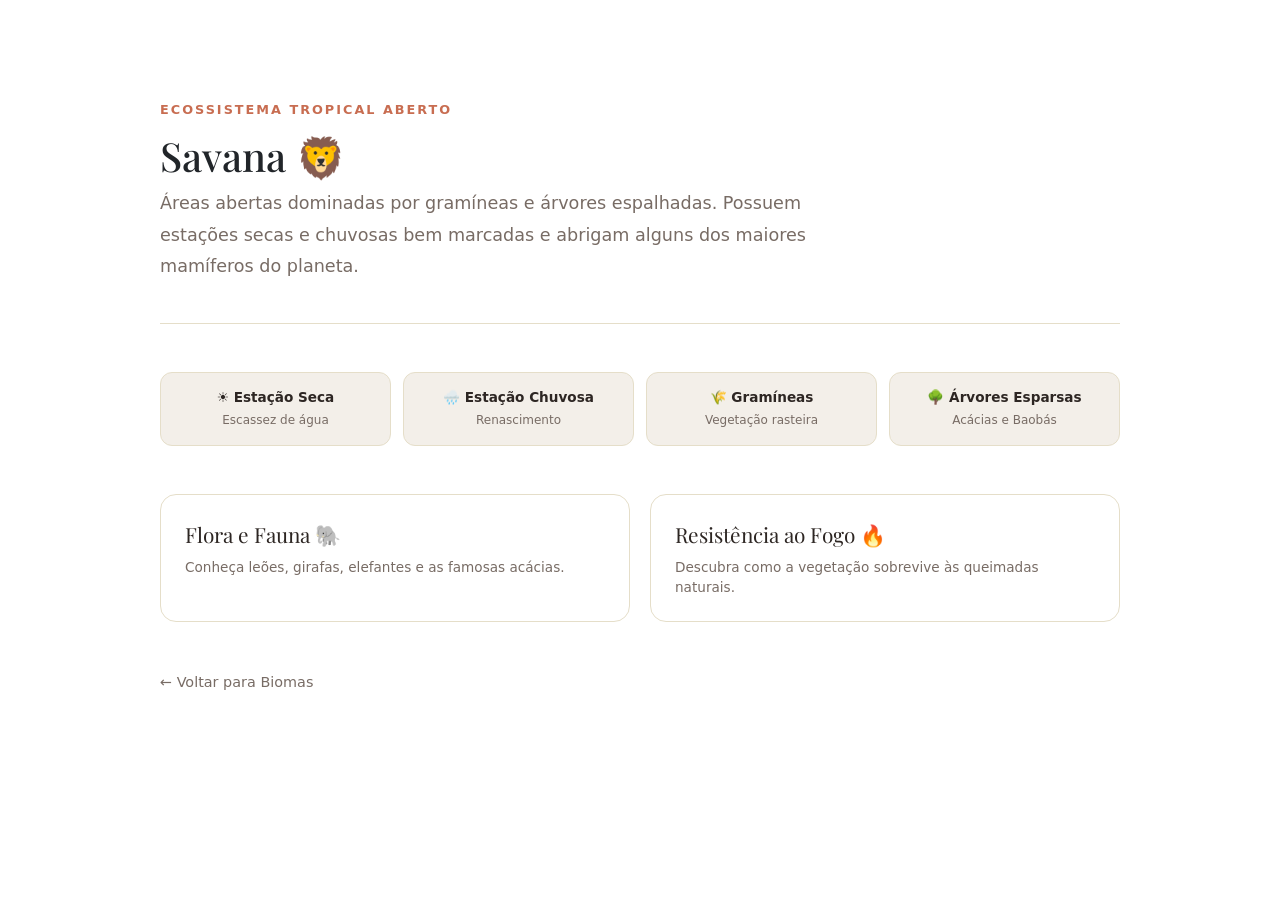
<file: pages/savana.html>
<!DOCTYPE html>
<html lang="pt-BR">
<head>
  <meta charset="UTF-8">
  <meta name="viewport" content="width=device-width, initial-scale=1.0">
  <title>Savana 🦁</title>
  <link rel="stylesheet" href="../css/savana.css">
  <link href="https://cdn.jsdelivr.net/npm/bootstrap@5.3.3/dist/css/bootstrap.min.css" rel="stylesheet">
  <link rel="preconnect" href="https://fonts.googleapis.com">
  <link rel="preconnect" href="https://fonts.gstatic.com" crossorigin>
  <link href="https://fonts.googleapis.com/css2?family=Playfair+Display:ital,wght@0,600;1,400&family=Plus+Jakarta+Sans:wght@400;500;600&display=swap" rel="stylesheet">
</head>
<body>
  <main class="main-wrapper">
    <header class="header-section">
      <span class="category-tag">Ecossistema Tropical Aberto</span>
      <h1>Savana 🦁</h1>
      <p class="lead-text">
        Áreas abertas dominadas por gramíneas e árvores espalhadas. Possuem estações secas e chuvosas bem marcadas e abrigam alguns dos maiores mamíferos do planeta.
      </p>
    </header>

    <section class="seasons-bar">
      <div class="season-pill">
        <span class="season-name">☀️ Estação Seca</span>
        <span class="season-desc">Escassez de água</span>
      </div>
      <div class="season-pill">
        <span class="season-name">🌧️ Estação Chuvosa</span>
        <span class="season-desc">Renascimento</span>
      </div>
      <div class="season-pill">
        <span class="season-name">🌾 Gramíneas</span>
        <span class="season-desc">Vegetação rasteira</span>
      </div>
      <div class="season-pill">
        <span class="season-name">🌳 Árvores Esparsas</span>
        <span class="season-desc">Acácias e Baobás</span>
      </div>
    </section>

    <section class="actions-grid">
      <div class="btn-card" data-bs-toggle="modal" data-bs-target="#modalFloraFauna">
        <div class="btn-card-title">Flora e Fauna 🐘</div>
        <p class="btn-card-subtitle">Conheça leões, girafas, elefantes e as famosas acácias.</p>
      </div>
      <div class="btn-card" data-bs-toggle="modal" data-bs-target="#modalAdaptacoes">
        <div class="btn-card-title">Resistência ao Fogo 🔥</div>
        <p class="btn-card-subtitle">Descubra como a vegetação sobrevive às queimadas naturais.</p>
      </div>
    </section>

    <!-- MODAL 1 -->
  <div class="modal fade drawer-right" id="modalFloraFauna" tabindex="-1" aria-hidden="true">
    <div class="modal-dialog">
      <div class="modal-content modal-drawer-content">
        <div class="drawer-header">
          <h5 class="drawer-title">Flora & Fauna</h5>
          <button type="button" class="btn-close-drawer" data-bs-dismiss="modal">✕</button>
        </div>
        <div class="drawer-body">
          <div class="info-row">
            <div class="info-row-title">🌳 Árvores Esparsas</div>
            <p class="info-row-text">Acácias de copas em formato de umbráculo e grandes baobás acumuladores de água.</p>
          </div>
          <div class="info-row">
            <div class="info-row-title">🦁 Grandes Herbívoros e Carnívoros</div>
            <p class="info-row-text">Zebras, girafas, antílopes, elefantes, leões, guepardos e hienas.</p>
          </div>
        </div>
        <div class="drawer-footer">
          <button type="button" class="btn-drawer-close" data-bs-dismiss="modal">Entendi</button>
        </div>
      </div>
    </div>
  </div>

  <!-- MODAL 2 -->
  <div class="modal fade drawer-bottom" id="modalAdaptacoes" tabindex="-1" aria-hidden="true">
    <div class="modal-dialog">
      <div class="modal-content modal-drawer-content">
        <div class="drawer-header">
          <h5 class="drawer-title">Resistência ao Fogo</h5>
          <button type="button" class="btn-close-drawer" data-bs-dismiss="modal">✕</button>
        </div>
        <div class="drawer-body">
          <div class="info-row">
            <div class="info-row-title">🔥 Casca Espessa</div>
            <p class="info-row-text">As árvores possuem cascas cortiçosas que isolam o calor e protegem o tronco durante incêndios.</p>
          </div>
          <div class="info-row">
            <div class="info-row-title">🌱 Raízes Profundas</div>
            <p class="info-row-text">As gramíneas queimam na superfície, mas brotam rapidamente graças às raízes subterrâneas protegidas.</p>
          </div>
        </div>
        <div class="drawer-footer">
          <button type="button" class="btn-drawer-close" data-bs-dismiss="modal">Fechar</button>
        </div>
      </div>
    </div>
  </div>

    <div>
      <a href="biomas.html" class="btn-back-link">← Voltar para Biomas</a>
    </div>
  </main>


  <script src="https://cdn.jsdelivr.net/npm/bootstrap@5.3.3/dist/js/bootstrap.bundle.min.js"></script>
</body>
</html>
</file>
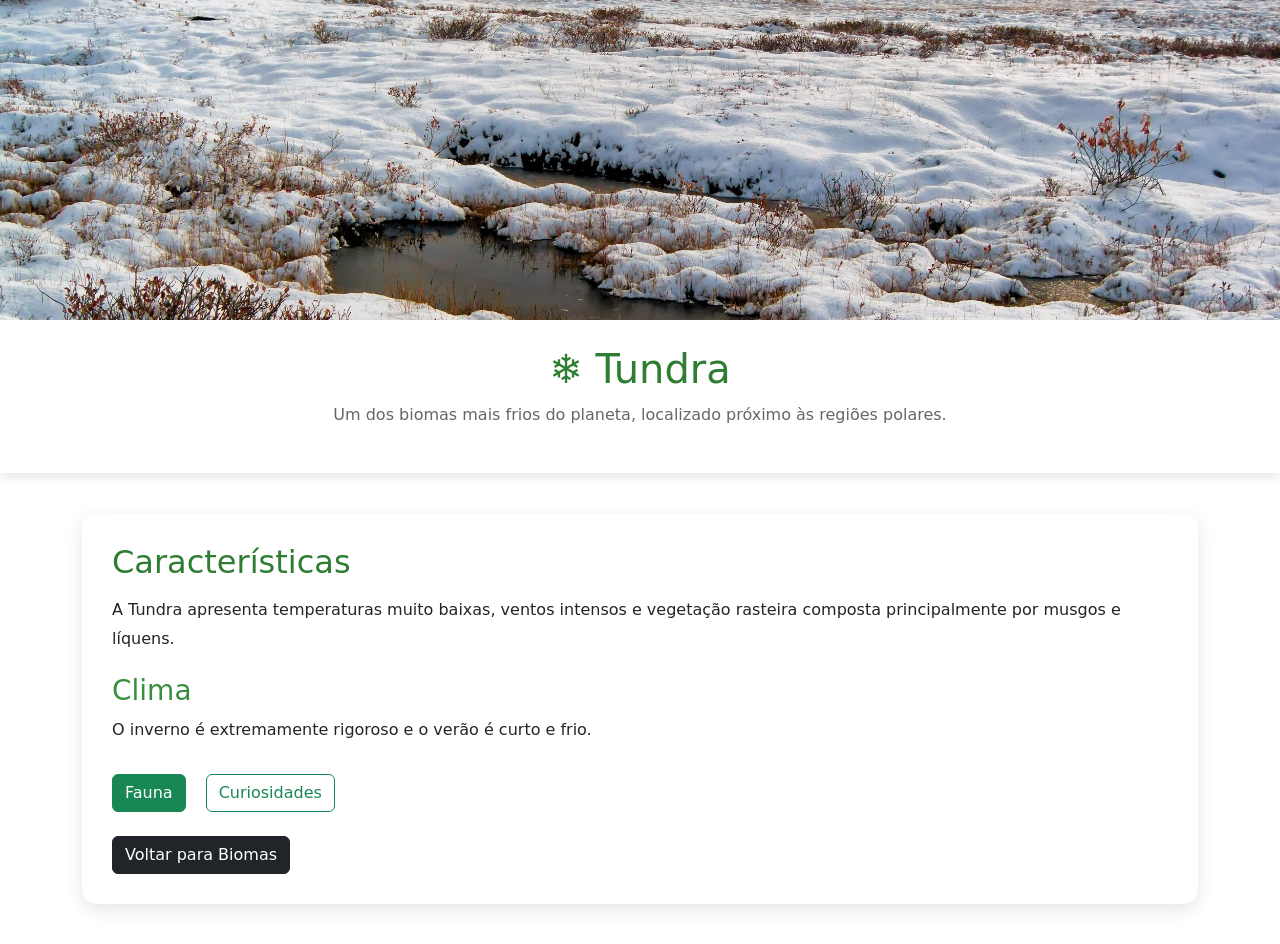
<file: pages/tundra.html>
<!DOCTYPE html>
<html lang="pt-BR">

<head>
    <meta charset="UTF-8">
    <meta name="viewport" content="width=device-width, initial-scale=1.0">

    <title>Tundra</title>

    <link rel="stylesheet" href="../css/tundra.css">

    <link href="https://cdn.jsdelivr.net/npm/bootstrap@5.3.7/dist/css/bootstrap.min.css" rel="stylesheet">
    <link rel="preconnect" href="https://fonts.googleapis.com">
    <link rel="preconnect" href="https://fonts.gstatic.com" crossorigin>
    <link href="https://fonts.googleapis.com/css2?family=Poppins:wght@300;400;600&display=swap" rel="stylesheet">
        <link href="https://fonts.googleapis.com/css2?family=Fredoka:wght@400;500;600&display=swap" rel="stylesheet">

    

</head>

<body>

<header class="hero">

    <img src="../img/tundra.jpg" alt="Bioma Tundra">

    <h1>❄️ Tundra</h1>

    <p>
        Um dos biomas mais frios do planeta, localizado próximo às regiões polares.
    </p>

</header>

<main class="container">

    <section class="card-bioma">

        <h2>Características</h2>

        <p>
            A Tundra apresenta temperaturas muito baixas,
            ventos intensos e vegetação rasteira composta
            principalmente por musgos e líquens.
        </p>

        <h3>Clima</h3>

        <p>
            O inverno é extremamente rigoroso e o verão é
            curto e frio.
        </p>

        <div class="botoes">

            <button class="btn btn-success"
            data-bs-toggle="modal"
            data-bs-target="#modalFauna">

                Fauna

            </button>

            <button class="btn btn-outline-success"
            data-bs-toggle="modal"
            data-bs-target="#modalCuriosidades">

                Curiosidades

            </button>

        </div>

        <br>

        <a href="biomas.html" class="btn btn-dark">

             Voltar para Biomas

        </a>

    </section>

</main>


<!-- COLOCAR OS MODAIS AQUI -->

 <!-- Modal Fauna -->
<div class="modal fade" id="modalFauna" tabindex="-1">
    <div class="modal-dialog">
        <div class="modal-content">

            <div class="modal-header">
                <h5 class="modal-title">Fauna da Tundra</h5>

                <button type="button" class="btn-close"
                    data-bs-dismiss="modal"></button>

            </div>

            <div class="modal-body">

                <p>
                    Os principais animais da Tundra são:
                </p>

                <ul>
                    <li>Raposa-do-ártico</li>
                    <li>Rena</li>
                    <li>Coruja-das-neves</li>
                    <li>Lebre-ártica</li>
                </ul>

            </div>

        </div>
    </div>
</div>

<!-- Modal Curiosidades -->

<div class="modal fade" id="modalCuriosidades" tabindex="-1">

    <div class="modal-dialog">

        <div class="modal-content">

            <div class="modal-header">

                <h5 class="modal-title">
                    Curiosidades
                </h5>

                <button type="button" class="btn-close"
                    data-bs-dismiss="modal"></button>

            </div>

            <div class="modal-body">

                <p>
                    O solo da Tundra permanece congelado durante quase todo o ano.
                </p>

                <p>
                    Esse solo congelado recebe o nome de <strong>permafrost</strong>.
                </p>

            </div>

        </div>

    </div>

</div>


<script src="../js/tundra.js"></script>

<script src="https://cdn.jsdelivr.net/npm/bootstrap@5.3.7/dist/js/bootstrap.bundle.min.js"></script>

</body>

</html>
</file>
<file: css/style.css>
/*Estilos da página/testando*/
* {
margin: 0;
padding: 0;
box-sizing: border-box;
}

body {
font-family: "Poppins", sans-serif;
background: linear-gradient(135deg, #eef8ee, #dff2df);
color: #2d4739;
display: flex;
justify-content: center;
align-items: center;
min-height: 100vh;
}

.container {
text-align: center;
background: white;
padding: 50px;
border-radius: 20px;
box-shadow: 0 8px 20px rgba(0, 0, 0, 0.1);
max-width: 650px;
}

header h1 {
font-size: 2.8rem;
color: #2e7d32;
margin-bottom: 15px;
}

header p {
font-size: 1.1rem;
color: #555;
margin-bottom: 35px;
line-height: 1.6;
}

.botao {
display: inline-block;
text-decoration: none;
background-color: #4caf50;
color: white;
padding: 14px 30px;
border-radius: 30px;
font-weight: 600;
transition: 0.3s;
}

.botao:hover {
background-color: #388e3c;
transform: translateY(-3px);
}
</file>
<file: css/amazonia.css>
/* Estilo base com fonte fofa e fundo bege/creme bem suave */
        body {
            font-family: 'Fredoka', cursive, sans-serif;
            color: #4a5568;
            background-color: #fcf8f2;
            min-height: 100vh;
            display: flex;
            flex-direction: column;
            justify-content: center;
            align-items: center;
            margin: 0;
            padding: 20px;
        }

        /* Container principal centralizado estilo "card fofinho" */
        main {
            width: 100%;
            max-width: 580px;
            margin: auto;
        }

        .informacoes {
            background: #ffffff;
            padding: 3rem 2.5rem;
            border-radius: 32px;
            box-shadow: 0 12px 30px rgba(180, 160, 140, 0.12);
            border: 2px solid #f3ebe1;
        }

        /* --- BOTÕES FOFO EM TONS PASTÉIS SUTIS --- */
        .btn-modal-custom {
            display: inline-flex;
            align-items: center;
            justify-content: center;
            gap: 8px;
            padding: 12px 24px;
            border-radius: 20px;
            font-weight: 500;
            font-size: 1rem;
            border: none;
            cursor: pointer;
            transition: all 0.25s ease-in-out;
            text-decoration: none;
        }

        /* Botão 1: Verde Menta Pastel (Sem neon) */
        .btn-conhecer {
            background-color: #d8f3dc;
            color: #2d6a4f;
        }

        .btn-conhecer:hover {
            background-color: #b7e4c7;
            color: #1b4332;
            transform: scale(1.04);
        }

        /* Botão 2: Bege/Areia Murcho e Doce */
        .btn-localizacao {
            background-color: #fbeee0;
            color: #7f5539;
        }

        .btn-localizacao:hover {
            background-color: #ede0d4;
            color: #523a28;
            transform: scale(1.04);
        }

        /* Efeito fofo no ícone */
        .btn-modal-custom .btn-icon {
            font-size: 1.1rem;
            transition: transform 0.3s ease;
        }

        .btn-modal-custom:hover .btn-icon {
            transform: rotate(12deg) scale(1.2);
        }

        /* Botão Voltar discreto */
        .btn-voltar {
            display: inline-block;
            color: #a0aec0;
            text-decoration: none;
            font-size: 0.9rem;
            font-weight: 500;
            transition: color 0.2s;
        }

        .btn-voltar:hover {
            color: #718096;
        }

        /* --- MODAL LATERAL FOFO (DRAWER) --- */
        .modal.drawer-right .modal-dialog {
            position: fixed;
            margin: 0;
            width: 380px;
            max-width: 88vw;
            height: 100%;
            right: 0;
            top: 0;
            transform: translateX(100%);
            transition: transform 0.35s cubic-bezier(0.25, 1, 0.5, 1);
        }

        .modal.drawer-right.show .modal-dialog {
            transform: translateX(0);
        }

        .modal-drawer-content {
            height: 100%;
            border: none;
            border-radius: 32px 0 0 32px;
            box-shadow: -10px 0 30px rgba(130, 110, 90, 0.08);
            background: #ffffff;
            display: flex;
            flex-direction: column;
        }

        .drawer-header {
            padding: 2rem 2rem 1rem 2rem;
            border: none;
            display: flex;
            align-items: center;
            justify-content: space-between;
        }

        .drawer-title {
            font-size: 1.3rem;
            font-weight: 600;
            color: #2d3748;
            margin: 0;
        }

        .btn-close-custom {
            background: #f7fafc;
            border: 1px solid #edf2f7;
            width: 36px;
            height: 36px;
            border-radius: 50%;
            display: flex;
            align-items: center;
            justify-content: center;
            cursor: pointer;
            color: #a0aec0;
            transition: all 0.2s ease;
        }

        .btn-close-custom:hover {
            background: #edf2f7;
            color: #4a5568;
        }

        .drawer-body {
            padding: 1rem 2rem 2rem 2rem;
            overflow-y: auto;
            flex-grow: 1;
        }

        .clean-intro {
            font-size: 0.95rem;
            line-height: 1.5;
            color: #718096;
            text-align: center;
            margin-bottom: 1.5rem;
        }

        /* Lista da Fauna com cards pastéis */
        .fauna-list {
            display: flex;
            flex-direction: column;
            gap: 10px;
        }

        .fauna-item {
            display: flex;
            align-items: center;
            padding: 12px 16px;
            background: #f7fbf7;
            border-radius: 18px;
            border: 1px solid #e8f5e9;
            transition: all 0.2s ease;
        }

        .fauna-item:hover {
            background: #e8f5e9;
            transform: translateX(-3px);
        }

        .fauna-icon {
            font-size: 1.4rem;
            margin-right: 12px;
        }

        .fauna-name {
            font-weight: 500;
            font-size: 0.95rem;
            color: #2d6a4f;
        }

        /* Grid de Países Fofo */
        .paises-clean-grid {
            display: grid;
            grid-template-columns: repeat(2, 1fr);
            gap: 8px;
            padding: 0;
            list-style: none;
        }

        .pais-chip {
            background: #fdf8f5;
            border: 1px solid #f7ede2;
            padding: 10px 12px;
            border-radius: 14px;
            font-size: 0.88rem;
            font-weight: 500;
            color: #7f5539;
            display: flex;
            align-items: center;
            gap: 6px;
            justify-content: center;
            transition: all 0.2s ease;
        }

        .pais-chip:hover {
            background: #f5ebe0;
        }

        .drawer-footer {
            padding: 1.5rem 2rem;
            border-top: 1px solid #f7fafc;
        }

        .btn-clean-action {
            width: 100%;
            padding: 12px;
            border-radius: 18px;
            font-weight: 500;
            border: none;
            background: #d8f3dc;
            color: #2d6a4f;
            transition: opacity 0.2s;
        }

        .btn-clean-action:hover {
            background: #b7e4c7;
        }

        .btn-clean-brown {
            background: #fbeee0;
            color: #7f5539;
        }

        .btn-clean-brown:hover {
            background: #ede0d4;
        }
</file>
<file: css/biomas.css>
* {
    margin: 0;
    padding: 0;
    box-sizing: border-box;
}

body {
    font-family: 'Poppins', sans-serif;
    background: linear-gradient(135deg, #eef8ee, #dff2df);
    color: #2d4739;
}

header {
    text-align: center;
    padding: 50px 20px 30px;
}

header h1 {
    color: #2e7d32;
    font-size: 2.5rem;
    margin-bottom: 10px;
}

header p {
    color: #555;
    font-size: 1.1rem;
}

.container {
    width: 90%;
    max-width: 1200px;
    margin: 40px auto;
    display: grid;
    grid-template-columns: repeat(auto-fit, minmax(260px, 1fr));
    gap: 25px;
}

.card {
    background: white;
    padding: 25px;
    border-radius: 18px;
    text-align: center;
    box-shadow: 0 8px 20px rgba(0, 0, 0, .08);
    transition: .3s;
}

.card:hover {
    transform: translateY(-6px);
}

.card h2 {
    color: #2e7d32;
    margin-bottom: 15px;
}

.card p {
    color: #555;
    margin-bottom: 20px;
    line-height: 1.5;
}

.botao {
    display: inline-block;
    text-decoration: none;
    background: #4caf50;
    color: white;
    padding: 12px 25px;
    border-radius: 25px;
    transition: .3s;
    font-weight: 600;
}

.botao:hover {
    background: #388e3c;
}
</file>
<file: css/caatinga.css>
:root {
  /* Paleta Caatinga Brutalista */
  --bg-sand: #F7F0E6;
  --terracotta: #D05A3F;
  --terracotta-dark: #A83E26;
  --sun-gold: #F2A900;
  --cactus-green: #2B580C;
  --ink-black: #1C1512;
  --card-cream: #FFFDF9;
  
  --hard-shadow: 5px 5px 0px var(--ink-black);
  --hard-shadow-hover: 8px 8px 0px var(--ink-black);
}

body {
  font-family: 'Plus Jakarta Sans', sans-serif;
  color: var(--ink-black);
  background-color: var(--bg-sand);
  min-height: 100vh;
  margin: 0;
  padding: 50px 20px;
}

.caatinga-layout {
  max-width: 880px;
  margin: 0 auto;
}

/* Hero Box Estilo Poster */
.poster-hero {
  background: var(--terracotta);
  color: #FFFFFF;
  padding: 3rem 2.5rem;
  border: 3px solid var(--ink-black);
  box-shadow: var(--hard-shadow);
  border-radius: 4px;
  margin-bottom: 2rem;
  position: relative;
}

.tag-stamp {
  display: inline-block;
  background: var(--sun-gold);
  color: var(--ink-black);
  font-family: 'Space Grotesk', sans-serif;
  font-weight: 700;
  font-size: 0.75rem;
  letter-spacing: 2px;
  padding: 6px 12px;
  border: 2px solid var(--ink-black);
  margin-bottom: 1.2rem;
}

.poster-title {
  font-family: 'Space Grotesk', sans-serif;
  font-size: 3.8rem;
  font-weight: 700;
  margin-bottom: 1rem;
  line-height: 1;
  letter-spacing: -1px;
}

.poster-lead {
  font-size: 1.1rem;
  line-height: 1.6;
  max-width: 680px;
  margin: 0;
  color: #FFF3EB;
}

/* Bento Grid */
.bento-grid {
  display: grid;
  grid-template-columns: repeat(2, 1fr);
  gap: 16px;
  margin-bottom: 2rem;
}

.bento-item {
  background: var(--card-cream);
  border: 3px solid var(--ink-black);
  box-shadow: var(--hard-shadow);
  padding: 20px;
  display: flex;
  gap: 16px;
  align-items: flex-start;
  border-radius: 4px;
}

.bento-item.bento-accent {
  background: #E8D9C5;
}

.bento-item.bento-sun {
  background: var(--sun-gold);
}

.bento-num {
  font-family: 'Space Grotesk', sans-serif;
  font-size: 1.2rem;
  font-weight: 700;
  background: var(--ink-black);
  color: var(--bg-sand);
  padding: 2px 8px;
  border-radius: 2px;
}

.bento-item h4 {
  font-family: 'Space Grotesk', sans-serif;
  font-size: 1.1rem;
  font-weight: 700;
  margin: 0 0 4px 0;
}

.bento-item p {
  font-size: 0.85rem;
  margin: 0;
  color: #4A3E38;
}

/* Cards de Ação Brutalistas */
.brutalist-actions {
  display: grid;
  grid-template-columns: 1fr 1fr;
  gap: 20px;
  margin-bottom: 2.5rem;
}

.brutalist-card {
  text-align: left;
  padding: 28px;
  border: 3px solid var(--ink-black);
  box-shadow: var(--hard-shadow);
  border-radius: 4px;
  cursor: pointer;
  transition: all 0.2s ease;
  position: relative;
}

.card-terracotta {
  background: var(--card-cream);
}

.card-cactus {
  background: var(--cactus-green);
  color: #FFFFFF;
}

.card-cactus .card-badge {
  background: var(--sun-gold);
  color: var(--ink-black);
}

.card-cactus p {
  color: #E2F0D9;
}

.brutalist-card:hover {
  transform: translate(-3px, -3px);
  box-shadow: var(--hard-shadow-hover);
}

.card-badge {
  font-family: 'Space Grotesk', sans-serif;
  font-size: 0.7rem;
  font-weight: 700;
  background: var(--terracotta);
  color: #FFF;
  padding: 4px 8px;
  border: 1.5px solid var(--ink-black);
  display: inline-block;
  margin-bottom: 12px;
}

.brutalist-card h3 {
  font-family: 'Space Grotesk', sans-serif;
  font-size: 1.4rem;
  font-weight: 700;
  margin-bottom: 8px;
}

.brutalist-card p {
  font-size: 0.88rem;
  margin-bottom: 1.5rem;
  line-height: 1.5;
}

.card-arrow-btn {
  font-family: 'Space Grotesk', sans-serif;
  font-size: 0.8rem;
  font-weight: 700;
  letter-spacing: 1px;
  text-decoration: underline;
}

/* Footer Stamp */
.caatinga-footer {
  margin-top: 1rem;
}

.stamp-link {
  display: inline-block;
  background: var(--card-cream);
  color: var(--ink-black);
  border: 2px solid var(--ink-black);
  box-shadow: 3px 3px 0px var(--ink-black);
  padding: 10px 18px;
  font-family: 'Space Grotesk', sans-serif;
  font-weight: 700;
  text-decoration: none;
  font-size: 0.9rem;
  transition: all 0.2s;
}

.stamp-link:hover {
  background: var(--sun-gold);
  transform: translate(-2px, -2px);
  box-shadow: 5px 5px 0px var(--ink-black);
}

/* ========================================================
   MODAL 1: FULLSCREEN CURTAIN (CORTINA EM TELA CHEIA)
   ======================================================== */
.modal-fullscreen-curtain .modal-content {
  background: var(--terracotta);
  color: #FFFFFF;
  padding: 3rem 10%;
  border: none;
}

.curtain-header {
  display: flex;
  justify-content: space-between;
  align-items: flex-start;
  border-bottom: 3px solid var(--ink-black);
  padding-bottom: 2rem;
  margin-bottom: 3rem;
}

.curtain-tag {
  font-family: 'Space Grotesk', sans-serif;
  background: var(--sun-gold);
  color: var(--ink-black);
  padding: 4px 10px;
  font-weight: 700;
  font-size: 0.8rem;
  border: 2px solid var(--ink-black);
}

.curtain-header h2 {
  font-family: 'Space Grotesk', sans-serif;
  font-size: 2.8rem;
  font-weight: 700;
  margin-top: 10px;
}

.btn-close-curtain {
  background: var(--ink-black);
  color: #FFF;
  border: 2px solid #FFF;
  padding: 10px 20px;
  font-family: 'Space Grotesk', sans-serif;
  font-weight: 700;
  cursor: pointer;
}

.curtain-grid {
  display: grid;
  grid-template-columns: repeat(3, 1fr);
  gap: 24px;
}

.curtain-card {
  background: var(--card-cream);
  color: var(--ink-black);
  border: 3px solid var(--ink-black);
  box-shadow: 6px 6px 0px var(--ink-black);
  padding: 24px;
  border-radius: 4px;
}

.curtain-emoji {
  font-size: 2.5rem;
  display: block;
  margin-bottom: 12px;
}

.curtain-card h4 {
  font-family: 'Space Grotesk', sans-serif;
  font-size: 1.25rem;
  font-weight: 700;
  margin-bottom: 8px;
}

.curtain-card p {
  font-size: 0.9rem;
  line-height: 1.6;
  color: #4A3E38;
}

.curtain-footer {
  margin-top: 3rem;
}

.btn-curtain-action {
  background: var(--sun-gold);
  color: var(--ink-black);
  border: 3px solid var(--ink-black);
  box-shadow: 4px 4px 0px var(--ink-black);
  font-family: 'Space Grotesk', sans-serif;
  font-weight: 700;
  padding: 14px 28px;
  font-size: 1rem;
  cursor: pointer;
}

/* ========================================================
   MODAL 2: OFFSET POP CARD (INCLINADO COM SOMBRA RÍGIDA)
   ======================================================== */
.modal-offset-pop .modal-dialog {
  max-width: 480px;
}

.offset-card-content {
  background: var(--card-cream);
  border: 4px solid var(--ink-black);
  box-shadow: 12px 12px 0px var(--ink-black);
  border-radius: 0;
  padding: 2rem;
  transform: rotate(-1deg);
}

.offset-header {
  display: flex;
  justify-content: space-between;
  align-items: center;
  border-bottom: 3px solid var(--ink-black);
  padding-bottom: 1rem;
  margin-bottom: 1.5rem;
}

.offset-header h5 {
  font-family: 'Space Grotesk', sans-serif;
  font-size: 1.4rem;
  font-weight: 700;
  margin: 0;
}

.btn-offset-close {
  background: var(--terracotta);
  color: #FFF;
  border: 2px solid var(--ink-black);
  width: 32px;
  height: 32px;
  font-weight: bold;
  cursor: pointer;
}

.topic-block {
  background: #F0E6D8;
  border: 2px solid var(--ink-black);
  padding: 14px;
  margin-bottom: 12px;
}

.topic-block strong {
  display: block;
  font-family: 'Space Grotesk', sans-serif;
  margin-bottom: 4px;
}

.topic-block p {
  font-size: 0.85rem;
  margin: 0;
  color: #4A3E38;
}

.btn-offset-primary {
  width: 100%;
  background: var(--cactus-green);
  color: #FFF;
  border: 3px solid var(--ink-black);
  padding: 12px;
  font-family: 'Space Grotesk', sans-serif;
  font-weight: 700;
  cursor: pointer;
  box-shadow: 3px 3px 0px var(--ink-black);
}

/* Responsividade */
@media (max-width: 768px) {
  .bento-grid, .brutalist-actions, .curtain-grid {
    grid-template-columns: 1fr;
  }

  .poster-title {
    font-size: 2.6rem;
  }

  .modal-fullscreen-curtain .modal-content {
    padding: 2rem 5%;
  }
}
</file>
<file: css/cerrado.css>
:root {
  --bg-color: #F8F6F0;
  --surface-card: #FFFFFF;
  
  --primary-olive: #3B5336;
  --primary-light: #4A6B44;
  --accent-earth: #C87D53;
  --accent-soft: #EFE8DC;
  
  --text-main: #222823;
  --text-sub: #667065;
  --border-light: #E4DEC8;
  
  --shadow-subtle: 0 4px 20px rgba(59, 83, 54, 0.05);
  --shadow-hover: 0 10px 30px rgba(59, 83, 54, 0.12);
}

body {
  font-family: 'Plus Jakarta Sans', sans-serif;
  color: var(--text-main);
  background-color: var(--bg-color);
  min-height: 100vh;
  margin: 0;
  padding: 60px 24px;
}

.main-wrapper {
  max-width: 820px;
  margin: 0 auto;
}

.hero-header {
  border-bottom: 1px solid var(--border-light);
  padding-bottom: 2.2rem;
  margin-bottom: 2.5rem;
}

.category-badge {
  display: inline-block;
  font-size: 0.75rem;
  font-weight: 700;
  text-transform: uppercase;
  letter-spacing: 2px;
  color: var(--primary-olive);
  background-color: var(--accent-soft);
  padding: 6px 14px;
  border-radius: 20px;
  margin-bottom: 1rem;
}

.hero-title {
  font-family: 'Space Grotesk', sans-serif;
  font-size: 3.2rem;
  font-weight: 700;
  color: var(--primary-olive);
  margin-bottom: 0.8rem;
  letter-spacing: -0.5px;
}

.hero-lead {
  font-size: 1.05rem;
  line-height: 1.7;
  color: var(--text-sub);
  margin: 0;
  max-width: 680px;
}

.info-pills {
  display: grid;
  grid-template-columns: repeat(3, 1fr);
  gap: 16px;
  margin-bottom: 2.5rem;
}

.pill-card {
  background: var(--surface-card);
  border: 1px solid var(--border-light);
  border-radius: 16px;
  padding: 16px;
  display: flex;
  align-items: center;
  gap: 12px;
  box-shadow: var(--shadow-subtle);
}

.pill-icon {
  font-size: 1.4rem;
}

.pill-card strong {
  display: block;
  font-size: 0.88rem;
  font-weight: 600;
  color: var(--text-main);
}

.pill-card small {
  display: block;
  font-size: 0.76rem;
  color: var(--text-sub);
}

.actions-grid {
  display: grid;
  grid-template-columns: 1fr 1fr;
  gap: 20px;
  margin-bottom: 2.5rem;
}

.clean-card {
  background: var(--surface-card);
  border: 1px solid var(--border-light);
  border-radius: 20px;
  padding: 28px;
  display: flex;
  flex-direction: column;
  justify-content: space-between;
  cursor: pointer;
  transition: all 0.3s cubic-bezier(0.16, 1, 0.3, 1);
  box-shadow: var(--shadow-subtle);
}

.clean-card:hover {
  transform: translateY(-4px);
  border-color: var(--primary-olive);
  box-shadow: var(--shadow-hover);
}

.card-tag {
  font-size: 0.7rem;
  font-weight: 700;
  letter-spacing: 1.5px;
  color: var(--accent-earth);
  display: block;
  margin-bottom: 8px;
}

.clean-card h2 {
  font-family: 'Space Grotesk', sans-serif;
  font-size: 1.35rem;
  font-weight: 600;
  color: var(--text-main);
  margin-bottom: 8px;
}

.clean-card p {
  font-size: 0.88rem;
  color: var(--text-sub);
  line-height: 1.5;
  margin-bottom: 1.5rem;
}

.card-action {
  margin-top: auto;
}

.action-link {
  font-size: 0.85rem;
  font-weight: 600;
  color: var(--primary-olive);
  transition: color 0.2s;
}

.clean-card:hover .action-link {
  color: var(--accent-earth);
}

.btn-back {
  display: inline-flex;
  align-items: center;
  gap: 8px;
  color: var(--text-sub);
  text-decoration: none;
  font-weight: 600;
  font-size: 0.9rem;
  padding: 8px 16px;
  border-radius: 10px;
  transition: all 0.2s;
}

.btn-back:hover {
  color: var(--primary-olive);
  background: var(--accent-soft);
}

.clean-modal-content {
  background: var(--surface-card);
  border-radius: 24px;
  border: 1px solid var(--border-light);
  padding: 2rem;
  box-shadow: 0 20px 40px rgba(0, 0, 0, 0.08);
}

.modal-header-clean {
  display: flex;
  justify-content: space-between;
  align-items: flex-start;
  margin-bottom: 1.5rem;
  border-bottom: 1px solid var(--border-light);
  padding-bottom: 1rem;
}

.modal-subtitle {
  font-size: 0.7rem;
  font-weight: 700;
  letter-spacing: 1px;
  color: var(--accent-earth);
  display: block;
}

.modal-title-clean {
  font-family: 'Space Grotesk', sans-serif;
  font-size: 1.4rem;
  font-weight: 600;
  color: var(--primary-olive);
  margin: 0;
}

.btn-close-modal {
  background: var(--bg-color);
  border: none;
  width: 32px;
  height: 32px;
  border-radius: 50%;
  color: var(--text-sub);
  cursor: pointer;
  display: flex;
  align-items: center;
  justify-content: center;
}

.info-item {
  display: flex;
  gap: 14px;
  padding: 14px;
  background: var(--bg-color);
  border-radius: 14px;
  margin-bottom: 12px;
  border: 1px solid var(--border-light);
}

.item-emoji {
  font-size: 1.5rem;
}

.info-item h4 {
  font-size: 0.95rem;
  font-weight: 600;
  color: var(--text-main);
  margin: 0 0 4px 0;
}

.info-item p {
  font-size: 0.83rem;
  color: var(--text-sub);
  margin: 0;
  line-height: 1.4;
}

.btn-primary-clean {
  width: 100%;
  padding: 12px;
  border-radius: 12px;
  border: none;
  background: var(--primary-olive);
  color: #FFFFFF;
  font-weight: 600;
  font-size: 0.9rem;
  cursor: pointer;
  margin-top: 1rem;
  transition: background 0.2s;
}

.btn-primary-clean:hover {
  background: var(--primary-light);
}

.modal.drawer-bottom .modal-dialog {
  position: fixed;
  margin: 0;
  width: 100%;
  max-width: 100vw;
  bottom: 0;
  left: 0;
  transform: translateY(100%);
  transition: transform 0.35s cubic-bezier(0.16, 1, 0.3, 1);
}

.modal.drawer-bottom.show .modal-dialog {
  transform: translateY(0);
}

.drawer-content-clean {
  border-radius: 24px 24px 0 0;
  background: var(--surface-card);
  padding: 2.2rem 2rem;
  max-height: 80vh;
  overflow-y: auto;
}

.feature-card {
  background: var(--bg-color);
  border-radius: 14px;
  padding: 16px;
  border: 1px solid var(--border-light);
  margin-bottom: 12px;
}

.feature-card h4 {
  font-size: 0.95rem;
  font-weight: 600;
  color: var(--primary-olive);
  margin-bottom: 6px;
}

.feature-card p {
  font-size: 0.85rem;
  color: var(--text-sub);
  margin: 0;
  line-height: 1.5;
}

@media (max-width: 768px) {
  .info-pills, .actions-grid {
    grid-template-columns: 1fr;
  }

  .hero-title {
    font-size: 2.4rem;
  }
}
</file>
<file: css/deserto.css>
:root {
  --bg-color: #0d1117;
  --bg-card: rgba(22, 27, 34, 0.75);
  --bg-card-hover: rgba(33, 38, 45, 0.9);
  
  --accent-color: #ff9d00;
  --accent-glow: rgba(255, 157, 0, 0.25);
  --accent-light: #ffd080;
  
  --text-main: #f0f6fc;
  --text-sub: #8b949e;
  
  --border-color: rgba(240, 246, 252, 0.1);
  --border-highlight: rgba(255, 157, 0, 0.4);
  
  --card-shadow: 0 10px 30px -10px rgba(0, 0, 0, 0.5);
}

body {
  font-family: 'Plus Jakarta Sans', sans-serif;
  color: var(--text-main);
  background-color: var(--bg-color);
  min-height: 100vh;
  margin: 0;
  padding: 60px 20px;
  position: relative;
  overflow-x: hidden;
}

.bg-glow {
  position: absolute;
  top: -100px;
  left: 50%;
  transform: translateX(-50%);
  width: 600px;
  height: 400px;
  background: radial-gradient(circle, rgba(255, 157, 0, 0.12) 0%, rgba(13, 17, 23, 0) 70%);
  z-index: -1;
  pointer-events: none;
}

.main-wrapper {
  max-width: 820px;
  margin: 0 auto;
}

.header-section {
  border-bottom: 1px solid var(--border-color);
  padding-bottom: 2.5rem;
  margin-bottom: 2.5rem;
}

.category-tag {
  font-size: 0.75rem;
  text-transform: uppercase;
  letter-spacing: 3px;
  color: var(--accent-color);
  font-weight: 700;
  display: inline-block;
  background: rgba(255, 157, 0, 0.1);
  padding: 6px 14px;
  border-radius: 20px;
  border: 1px solid rgba(255, 157, 0, 0.2);
  margin-bottom: 1.2rem;
}

h1 {
  font-family: 'Outfit', sans-serif;
  font-size: 3.5rem;
  font-weight: 800;
  color: var(--text-main);
  margin-bottom: 1rem;
  line-height: 1.1;
  letter-spacing: -1px;
}

p.lead-text {
  font-size: 1.1rem;
  line-height: 1.7;
  color: var(--text-sub);
  max-width: 650px;
  margin: 0;
}

.seasons-bar {
  display: grid;
  grid-template-columns: repeat(4, 1fr);
  gap: 16px;
  margin-bottom: 2.5rem;
}

.season-pill {
  background: var(--bg-card);
  backdrop-filter: blur(10px);
  border: 1px solid var(--border-color);
  padding: 20px 14px;
  border-radius: 18px;
  text-align: center;
  transition: all 0.3s ease;
  box-shadow: var(--card-shadow);
}

.season-pill:hover {
  border-color: var(--border-highlight);
  transform: translateY(-3px);
  background: var(--bg-card-hover);
}

.season-icon {
  font-size: 1.4rem;
  display: block;
  margin-bottom: 6px;
}

.season-name {
  display: block;
  font-size: 0.9rem;
  font-weight: 600;
  color: var(--text-main);
}

.season-desc {
  font-size: 0.75rem;
  color: var(--text-sub);
  margin-top: 2px;
}

.actions-grid {
  display: grid;
  grid-template-columns: 1fr 1fr;
  gap: 20px;
  margin-bottom: 2.5rem;
}

.btn-card {
  background: var(--bg-card);
  backdrop-filter: blur(10px);
  border: 1px solid var(--border-color);
  border-radius: 22px;
  padding: 28px;
  text-align: left;
  cursor: pointer;
  transition: all 0.3s cubic-bezier(0.16, 1, 0.3, 1);
  box-shadow: var(--card-shadow);
  position: relative;
  overflow: hidden;
}

.btn-card:hover {
  border-color: var(--accent-color);
  background: var(--bg-card-hover);
  transform: translateY(-4px);
  box-shadow: 0 12px 30px var(--accent-glow);
}

.btn-card-header {
  display: flex;
  justify-content: space-between;
  align-items: center;
  margin-bottom: 8px;
}

.btn-card-title {
  font-family: 'Outfit', sans-serif;
  font-size: 1.35rem;
  font-weight: 700;
  color: var(--text-main);
}

.arrow-icon {
  font-size: 1.2rem;
  color: var(--accent-color);
  transition: transform 0.3s ease;
}

.btn-card:hover .arrow-icon {
  transform: translateX(5px);
}

.btn-card-subtitle {
  font-size: 0.9rem;
  color: var(--text-sub);
  margin: 0;
  line-height: 1.5;
}

.back-wrapper {
  margin-top: 1rem;
}

.btn-back-link {
  display: inline-flex;
  align-items: center;
  gap: 10px;
  color: var(--text-sub);
  text-decoration: none;
  font-size: 0.95rem;
  font-weight: 600;
  padding: 10px 18px;
  border-radius: 12px;
  background: transparent;
  border: 1px solid transparent;
  transition: all 0.2s ease;
}

.btn-back-link:hover {
  color: var(--accent-light);
  background: var(--bg-card);
  border-color: var(--border-color);
}

.arrow-back {
  transition: transform 0.2s ease;
}

.btn-back-link:hover .arrow-back {
  transform: translateX(-4px);
}

.modal-drawer-content {
  background: #161b22;
  border: 1px solid var(--border-color);
  padding: 2.2rem 2rem;
  display: flex;
  flex-direction: column;
  box-shadow: 0 25px 50px rgba(0, 0, 0, 0.8);
}

.modal.drawer-top .modal-dialog {
  position: fixed;
  margin: 0;
  width: 100%;
  max-width: 100vw;
  max-height: 80vh;
  left: 0;
  top: 0;
  transform: translateY(-100%);
  transition: transform 0.35s cubic-bezier(0.16, 1, 0.3, 1);
}

.modal.drawer-top.show .modal-dialog {
  transform: translateY(0);
}

.modal.drawer-top .modal-drawer-content {
  border-radius: 0 0 28px 28px;
}

.modal.drawer-bottom .modal-dialog {
  position: fixed;
  margin: 0;
  width: 100%;
  max-width: 100vw;
  max-height: 80vh;
  left: 0;
  bottom: 0;
  transform: translateY(100%);
  transition: transform 0.35s cubic-bezier(0.16, 1, 0.3, 1);
}

.modal.drawer-bottom.show .modal-dialog {
  transform: translateY(0);
}

.modal.drawer-bottom .modal-drawer-content {
  border-radius: 28px 28px 0 0;
}

.drawer-header {
  display: flex;
  align-items: center;
  justify-content: space-between;
  margin-bottom: 1.5rem;
  border-bottom: 1px solid var(--border-color);
  padding-bottom: 1rem;
}

.drawer-title {
  font-family: 'Outfit', sans-serif;
  font-size: 1.4rem;
  font-weight: 700;
  color: var(--text-main);
  margin: 0;
}

.btn-close-drawer {
  background: rgba(255, 255, 255, 0.05);
  border: 1px solid var(--border-color);
  width: 36px;
  height: 36px;
  border-radius: 50%;
  color: var(--text-sub);
  display: flex;
  align-items: center;
  justify-content: center;
  cursor: pointer;
  transition: all 0.2s;
}

.btn-close-drawer:hover {
  background: rgba(255, 255, 255, 0.1);
  color: var(--text-main);
}

.drawer-body {
  flex: 1;
  overflow-y: auto;
  display: flex;
  flex-direction: column;
  gap: 14px;
}

.info-row {
  background-color: rgba(255, 255, 255, 0.03);
  border-radius: 16px;
  padding: 18px;
  border: 1px solid var(--border-color);
}

.info-row-title {
  font-weight: 600;
  font-size: 0.95rem;
  color: var(--accent-light);
  margin-bottom: 4px;
}

.info-row-text {
  font-size: 0.88rem;
  color: var(--text-sub);
  margin: 0;
  line-height: 1.5;
}

.drawer-footer {
  margin-top: 1.5rem;
}

.btn-drawer-close {
  width: 100%;
  padding: 14px;
  border-radius: 14px;
  border: none;
  background: var(--accent-color);
  color: #000;
  font-weight: 700;
  font-size: 0.9rem;
  cursor: pointer;
  transition: all 0.2s;
}

.btn-drawer-close:hover {
  background: #ffae26;
  box-shadow: 0 4px 15px var(--accent-glow);
}

@media (max-width: 640px) {
  .seasons-bar {
    grid-template-columns: repeat(2, 1fr);
  }

  .actions-grid {
    grid-template-columns: 1fr;
  }

  h1 {
    font-size: 2.5rem;
  }
}
</file>
<file: css/floresta-temperada.css>
:root {
            --bg-color: #fbf9f6;
            --card-bg: #f3efe9;
            --accent-terracota: #c86d51;
            --text-main: #2d2623;
            --text-sub: #786c65;
            --border-color: #e5dec9;
        }

        body {
            font-family: 'Plus Jakarta Sans', sans-serif;
            color: var(--text-main);
            background-color: var(--bg-color);
            min-height: 100vh;
            margin: 0;
            padding: 100px 24px 60px 24px;
        }

        .main-wrapper {
            max-width: 960px;
            margin: 0 auto;
        }

        .header-section {
            border-bottom: 1px solid var(--border-color);
            padding-bottom: 2.5rem;
            margin-bottom: 3rem;
        }

        .category-tag {
            font-size: 0.8rem;
            text-transform: uppercase;
            letter-spacing: 2px;
            color: var(--accent-terracota);
            font-weight: 600;
            display: block;
            margin-bottom: 0.8rem;
        }

        h1 {
            font-family: 'Playfair Display', serif;
            font-size: 3.2rem;
            font-weight: 600;
            color: var(--text-main);
            margin-bottom: 1.2rem;
            line-height: 1.1;
        }

        p.lead-text {
            font-size: 1.1rem;
            line-height: 1.8;
            color: var(--text-sub);
            max-width: 680px;
            margin: 0;
        }

        .seasons-bar {
            display: grid;
            grid-template-columns: repeat(4, 1fr);
            gap: 12px;
            margin-bottom: 3rem;
        }

        @media (max-width: 640px) {
            .seasons-bar {
                grid-template-columns: repeat(2, 1fr);
            }
            h1 {
                font-size: 2.4rem;
            }
        }

        .season-pill {
            background-color: var(--card-bg);
            border: 1px solid var(--border-color);
            padding: 14px;
            border-radius: 12px;
            text-align: center;
        }

        .season-name {
            display: block;
            font-size: 0.85rem;
            font-weight: 600;
            color: var(--text-main);
        }

        .season-desc {
            font-size: 0.75rem;
            color: var(--text-sub);
        }

        .actions-grid {
            display: grid;
            grid-template-columns: 1fr 1fr;
            gap: 20px;
            margin-bottom: 3rem;
        }

        @media (max-width: 768px) {
            .actions-grid {
                grid-template-columns: 1fr;
            }
        }

        .btn-card {
            background-color: #ffffff;
            border: 1px solid var(--border-color);
            border-radius: 16px;
            padding: 24px;
            text-align: left;
            cursor: pointer;
            transition: all 0.25s ease;
            position: relative;
            overflow: hidden;
        }

        .btn-card:hover {
            border-color: var(--accent-terracota);
            transform: translateY(-3px);
            box-shadow: 0 12px 24px rgba(200, 109, 81, 0.08);
        }

        .btn-card-title {
            font-family: 'Playfair Display', serif;
            font-size: 1.3rem;
            color: var(--text-main);
            margin-bottom: 6px;
        }

        .btn-card-subtitle {
            font-size: 0.85rem;
            color: var(--text-sub);
            margin: 0;
        }

        .btn-back-link {
            display: inline-flex;
            align-items: center;
            gap: 8px;
            color: var(--text-sub);
            text-decoration: none;
            font-size: 0.9rem;
            font-weight: 500;
            transition: color 0.2s;
        }

        .btn-back-link:hover {
            color: var(--accent-terracota);
        }

        .modal.drawer-left .modal-dialog {
            position: fixed;
            margin: 0;
            width: 380px;
            max-width: 85vw;
            height: 100%;
            left: 0;
            top: 0;
            transform: translateX(-100%);
            transition: transform 0.35s cubic-bezier(0.16, 1, 0.3, 1);
        }

        .modal.drawer-left.show .modal-dialog {
            transform: translateX(0);
        }

        .modal-drawer-content {
            height: 100%;
            border: none;
            border-radius: 0 24px 24px 0;
            background: #ffffff;
            padding: 2rem 1.5rem;
            display: flex;
            flex-direction: column;
            box-shadow: 10px 0 30px rgba(0, 0, 0, 0.06);
        }

        .drawer-header {
            display: flex;
            align-items: center;
            justify-content: space-between;
            margin-bottom: 2rem;
            border-bottom: 1px solid var(--border-color);
            padding-bottom: 1rem;
        }

        .drawer-title {
            font-family: 'Playfair Display', serif;
            font-size: 1.4rem;
            color: var(--text-main);
            margin: 0;
        }

        .btn-close-drawer {
            background: var(--card-bg);
            border: none;
            width: 32px;
            height: 32px;
            border-radius: 50%;
            color: var(--text-sub);
            display: flex;
            align-items: center;
            justify-content: center;
            cursor: pointer;
        }

        .drawer-body {
            flex: 1;
            overflow-y: auto;
            display: flex;
            flex-direction: column;
            gap: 16px;
        }

        .info-row {
            background-color: var(--bg-color);
            border-radius: 12px;
            padding: 14px 16px;
            border: 1px solid var(--border-color);
        }

        .info-row-title {
            font-weight: 600;
            font-size: 0.9rem;
            color: var(--text-main);
            margin-bottom: 4px;
        }

        .info-row-text {
            font-size: 0.82rem;
            color: var(--text-sub);
            margin: 0;
            line-height: 1.5;
        }

        .drawer-footer {
            margin-top: auto;
            padding-top: 1rem;
        }

        .btn-drawer-close {
            width: 100%;
            padding: 12px;
            border-radius: 12px;
            border: none;
            background: var(--card-bg);
            color: var(--text-main);
            font-weight: 600;
            font-size: 0.85rem;
        }
</file>
<file: css/mata-atlantica.css>
@import url('https://fonts.googleapis.com/css2?family=Outfit:wght@400;500;600&family=Plus+Jakarta+Sans:wght@400;500;600&display=swap');

:root {
  --bg-color: #fdfbf7;           
  --card-bg: #ffffff;           
  --accent-color: #bc5a3d;      
  --text-main: #231f20;         
  --text-sub: #6e6761;          
  --border-color: #eae5dc;      
  --card-shadow: 0 4px 20px rgba(0, 0, 0, 0.03); 
  --card-shadow-hover: 0 12px 30px rgba(188, 90, 61, 0.08);
}

body {
  font-family: 'Plus Jakarta Sans', sans-serif;
  color: var(--text-main);
  background-color: var(--bg-color);
  min-height: 100vh;
  margin: 0;
  padding: 80px 24px 60px 24px;
}

.main-wrapper {
  max-width: 900px;
  margin: 0 auto;
}


.header-section {
  border-bottom: 1px solid var(--border-color);
  padding-bottom: 2rem;
  margin-bottom: 2.5rem;
}

.category-tag {
  font-size: 0.75rem;
  text-transform: uppercase;
  letter-spacing: 2.5px;
  color: var(--accent-color);
  font-weight: 600;
  display: block;
  margin-bottom: 0.8rem;
}

h1 {
  font-family: 'Outfit', sans-serif;
  font-size: 3rem;
  font-weight: 600;
  color: var(--text-main);
  margin-bottom: 1rem;
  line-height: 1.15;
  letter-spacing: -0.5px;
}

p.lead-text {
  font-size: 1.05rem;
  line-height: 1.7;
  color: var(--text-sub);
  max-width: 640px;
  margin: 0;
  font-weight: 400;
}


.seasons-bar {
  display: grid;
  grid-template-columns: repeat(4, 1fr);
  gap: 14px;
  margin-bottom: 2.5rem;
}

@media (max-width: 640px) {
  .seasons-bar {
    grid-template-columns: repeat(2, 1fr);
  }
  h1 {
    font-size: 2.2rem;
  }
}

.season-pill {
  background-color: var(--card-bg);
  border: 1px solid var(--border-color);
  padding: 16px 12px;
  border-radius: 16px;
  text-align: center;
  box-shadow: var(--card-shadow);
}

.season-name {
  display: block;
  font-size: 0.85rem;
  font-weight: 600;
  color: var(--text-main);
}

.season-desc {
  font-size: 0.75rem;
  color: var(--text-sub);
  margin-top: 2px;
}


.actions-grid {
  display: grid;
  grid-template-columns: 1fr 1fr;
  gap: 20px;
  margin-bottom: 2.5rem;
}

@media (max-width: 768px) {
  .actions-grid {
    grid-template-columns: 1fr;
  }
}

.btn-card {
  background-color: var(--card-bg);
  border: 1px solid var(--border-color);
  border-radius: 20px;
  padding: 28px;
  text-align: left;
  cursor: pointer;
  transition: all 0.3s cubic-bezier(0.16, 1, 0.3, 1);
  box-shadow: var(--card-shadow);
}

.btn-card:hover {
  border-color: var(--accent-color);
  transform: translateY(-4px);
  box-shadow: var(--card-shadow-hover);
}

.btn-card-title {
  font-family: 'Outfit', sans-serif;
  font-size: 1.25rem;
  font-weight: 600;
  color: var(--text-main);
  margin-bottom: 6px;
}

.btn-card-subtitle {
  font-size: 0.88rem;
  color: var(--text-sub);
  margin: 0;
  line-height: 1.5;
}


.btn-back-link {
  display: inline-flex;
  align-items: center;
  gap: 8px;
  color: var(--text-sub);
  text-decoration: none;
  font-size: 0.88rem;
  font-weight: 500;
  transition: color 0.2s ease;
}

.btn-back-link:hover {
  color: var(--accent-color);
}


.modal-drawer-content {
  height: 100%;
  border: none;
  background: #ffffff;
  padding: 2.2rem 1.8rem;
  display: flex;
  flex-direction: column;
  box-shadow: 0 20px 40px rgba(0, 0, 0, 0.08);
}


.modal.drawer-right .modal-dialog {
  position: fixed; margin: 0; width: 400px; max-width: 88vw; height: 100%; right: 0; top: 0;
  transform: translateX(100%); transition: transform 0.35s cubic-bezier(0.16, 1, 0.3, 1);
}
.modal.drawer-right.show .modal-dialog { transform: translateX(0); }
.modal.drawer-right .modal-drawer-content { border-radius: 28px 0 0 28px; }

.modal.drawer-left .modal-dialog {
  position: fixed; margin: 0; width: 400px; max-width: 88vw; height: 100%; left: 0; top: 0;
  transform: translateX(-100%); transition: transform 0.35s cubic-bezier(0.16, 1, 0.3, 1);
}
.modal.drawer-left.show .modal-dialog { transform: translateX(0); }
.modal.drawer-left .modal-drawer-content { border-radius: 0 28px 28px 0; }

.modal.drawer-bottom .modal-dialog {
  position: fixed; margin: 0; width: 100%; max-width: 100vw; height: auto; max-height: 80vh; left: 0; bottom: 0;
  transform: translateY(100%); transition: transform 0.35s cubic-bezier(0.16, 1, 0.3, 1);
}
.modal.drawer-bottom.show .modal-dialog { transform: translateY(0); }
.modal.drawer-bottom .modal-drawer-content { border-radius: 28px 28px 0 0; }

.modal.drawer-top .modal-dialog {
  position: fixed; margin: 0; width: 100%; max-width: 100vw; height: auto; max-height: 80vh; left: 0; top: 0;
  transform: translateY(-100%); transition: transform 0.35s cubic-bezier(0.16, 1, 0.3, 1);
}
.modal.drawer-top.show .modal-dialog { transform: translateY(0); }
.modal.drawer-top .modal-drawer-content { border-radius: 0 0 28px 28px; }

/* ESTRUTURA INTERNA DO MODAL */
.drawer-header {
  display: flex;
  align-items: center;
  justify-content: space-between;
  margin-bottom: 1.8rem;
  border-bottom: 1px solid var(--border-color);
  padding-bottom: 1rem;
}

.drawer-title {
  font-family: 'Outfit', sans-serif;
  font-size: 1.35rem;
  font-weight: 600;
  color: var(--text-main);
  margin: 0;
}

.btn-close-drawer {
  background: var(--bg-color);
  border: none;
  width: 34px;
  height: 34px;
  border-radius: 50%;
  color: var(--text-sub);
  display: flex;
  align-items: center;
  justify-content: center;
  cursor: pointer;
  transition: background 0.2s;
}

.btn-close-drawer:hover {
  background: var(--border-color);
}

.drawer-body {
  flex: 1;
  overflow-y: auto;
  display: flex;
  flex-direction: column;
  gap: 14px;
}

.info-row {
  background-color: var(--bg-color);
  border-radius: 14px;
  padding: 16px;
  border: 1px solid var(--border-color);
}

.info-row-title {
  font-weight: 600;
  font-size: 0.9rem;
  color: var(--text-main);
  margin-bottom: 4px;
}

.info-row-text {
  font-size: 0.84rem;
  color: var(--text-sub);
  margin: 0;
  line-height: 1.5;
}

.drawer-footer {
  margin-top: auto;
  padding-top: 1.2rem;
}

.btn-drawer-close {
  width: 100%;
  padding: 14px;
  border-radius: 14px;
  border: none;
  background: var(--text-main);
  color: #ffffff;
  font-weight: 500;
  font-size: 0.88rem;
  cursor: pointer;
  transition: opacity 0.2s;
}

.btn-drawer-close:hover {
  opacity: 0.9;
}
</file>
<file: css/pampa.css>
:root {
  --bg-main: #f2f5f0;
  --surface-card: #ffffff;
  
  --primary-green: #1e4d2b;
  --primary-light: #2d6a3e;
  --accent-gold: #c68a35;
  --accent-soft: #eaf1e8;
  
  --text-dark: #121f16;
  --text-muted: #5a6b5e;
  --border-subtle: #dbe4d8;
  
  --shadow-sm: 0 4px 12px rgba(30, 77, 43, 0.05);
  --shadow-md: 0 12px 28px rgba(30, 77, 43, 0.08);
}

body {
  font-family: 'Plus Jakarta Sans', sans-serif;
  color: var(--text-dark);
  background-color: var(--bg-main);
  min-height: 100vh;
  margin: 0;
  padding: 60px 20px;
}

.main-wrapper {
  max-width: 860px;
  margin: 0 auto;
}

.header-section {
  background: var(--surface-card);
  padding: 2.5rem;
  border-radius: 24px;
  border: 1px solid var(--border-subtle);
  box-shadow: var(--shadow-sm);
  margin-bottom: 2rem;
}

.header-badge {
  display: inline-flex;
  align-items: center;
  gap: 8px;
  font-size: 0.78rem;
  font-weight: 700;
  text-transform: uppercase;
  letter-spacing: 1.5px;
  color: var(--primary-green);
  background: var(--accent-soft);
  padding: 6px 14px;
  border-radius: 50px;
  margin-bottom: 1rem;
}

.dot-live {
  width: 8px;
  height: 8px;
  background-color: var(--accent-gold);
  border-radius: 50%;
}

h1 {
  font-family: 'Outfit', sans-serif;
  font-size: 3.2rem;
  font-weight: 800;
  color: var(--primary-green);
  margin-bottom: 0.8rem;
}

.lead-text {
  font-size: 1.05rem;
  line-height: 1.7;
  color: var(--text-muted);
  margin: 0;
  max-width: 700px;
}

.stats-ribbon {
  display: grid;
  grid-template-columns: repeat(4, 1fr);
  gap: 12px;
  margin-bottom: 2rem;
}

.stat-card {
  background: var(--surface-card);
  border: 1px solid var(--border-subtle);
  padding: 16px;
  border-radius: 18px;
  display: flex;
  align-items: center;
  gap: 12px;
  box-shadow: var(--shadow-sm);
}

.stat-icon {
  font-size: 1.5rem;
}

.stat-name {
  display: block;
  font-size: 0.82rem;
  font-weight: 700;
  color: var(--text-dark);
}

.stat-desc {
  display: block;
  font-size: 0.74rem;
  color: var(--text-muted);
}

.content-cards-grid {
  display: grid;
  grid-template-columns: 1fr 1fr;
  gap: 20px;
  margin-bottom: 2rem;
}

.action-tile {
  background: var(--surface-card);
  border: 1px solid var(--border-subtle);
  border-radius: 20px;
  padding: 24px;
  display: flex;
  align-items: center;
  gap: 16px;
  cursor: pointer;
  position: relative;
  overflow: hidden;
  transition: all 0.3s ease;
  box-shadow: var(--shadow-sm);
}

.tile-accent-bar {
  position: absolute;
  left: 0;
  top: 0;
  bottom: 0;
  width: 5px;
  background: var(--primary-green);
  transition: width 0.2s ease;
}

.action-tile.tile-alt .tile-accent-bar {
  background: var(--accent-gold);
}

.action-tile:hover {
  transform: translateY(-4px);
  box-shadow: var(--shadow-md);
  border-color: var(--primary-green);
}

.action-tile:hover .tile-accent-bar {
  width: 8px;
}

.tile-body {
  flex: 1;
}

.tile-tag {
  font-size: 0.72rem;
  font-weight: 700;
  text-transform: uppercase;
  color: var(--accent-gold);
  letter-spacing: 1px;
}

.tile-title {
  font-family: 'Outfit', sans-serif;
  font-size: 1.25rem;
  font-weight: 700;
  color: var(--text-dark);
  margin: 4px 0 6px 0;
}

.tile-desc {
  font-size: 0.85rem;
  color: var(--text-muted);
  margin: 0;
  line-height: 1.4;
}

.btn-circle {
  width: 38px;
  height: 38px;
  border-radius: 50%;
  background: var(--accent-soft);
  color: var(--primary-green);
  display: flex;
  align-items: center;
  justify-content: center;
  font-weight: 700;
  transition: background 0.2s, transform 0.2s;
}

.action-tile:hover .btn-circle {
  background: var(--primary-green);
  color: #fff;
  transform: translateX(3px);
}

/* Link Voltar */
.nav-footer {
  text-align: left;
}

.btn-return {
  display: inline-flex;
  align-items: center;
  gap: 8px;
  color: var(--text-muted);
  text-decoration: none;
  font-weight: 600;
  font-size: 0.9rem;
  transition: color 0.2s;
}

.btn-return:hover {
  color: var(--primary-green);
}

.modal.drawer-right .modal-dialog {
  position: fixed;
  margin: 0;
  right: 0;
  top: 0;
  bottom: 0;
  width: 100%;
  max-width: 420px;
  height: 100%;
  transform: translateX(100%);
  transition: transform 0.35s cubic-bezier(0.16, 1, 0.3, 1);
}

.modal.drawer-right.show .modal-dialog {
  transform: translateX(0);
}

.side-drawer-content {
  height: 100%;
  border-radius: 24px 0 0 24px;
  border: none;
  padding: 2rem;
  display: flex;
  flex-direction: column;
  box-shadow: -10px 0 40px rgba(0,0,0,0.15);
}

.drawer-header {
  display: flex;
  justify-content: space-between;
  align-items: flex-start;
  margin-bottom: 1.5rem;
}

.badge-mini {
  font-size: 0.7rem;
  font-weight: 700;
  text-transform: uppercase;
  color: var(--primary-green);
}

.drawer-title {
  font-family: 'Outfit', sans-serif;
  font-size: 1.4rem;
  font-weight: 700;
  color: var(--text-dark);
  margin: 2px 0 0 0;
}

.btn-close-custom {
  background: var(--bg-main);
  border: none;
  width: 32px;
  height: 32px;
  border-radius: 50%;
  color: var(--text-muted);
  cursor: pointer;
}

.drawer-body {
  flex: 1;
  overflow-y: auto;
  display: flex;
  flex-direction: column;
  gap: 16px;
}

.feature-box {
  display: flex;
  gap: 14px;
  background: var(--bg-main);
  padding: 16px;
  border-radius: 16px;
  align-items: flex-start;
}

.feature-emoji {
  font-size: 1.5rem;
}

.feature-box h6 {
  font-weight: 700;
  margin: 0 0 4px 0;
  color: var(--text-dark);
}

.feature-box p {
  font-size: 0.83rem;
  color: var(--text-muted);
  margin: 0;
}

.btn-action-primary {
  width: 100%;
  padding: 14px;
  border-radius: 14px;
  border: none;
  background: var(--primary-green);
  color: #fff;
  font-weight: 700;
  cursor: pointer;
}
.modal.modal-zoom .modal-dialog {
  transform: scale(0.8);
  transition: transform 0.3s cubic-bezier(0.34, 1.56, 0.64, 1);
  max-width: 500px;
}

.modal.modal-zoom.show .modal-dialog {
  transform: scale(1);
}

.zoom-modal-content {
  border-radius: 28px;
  border: 1px solid var(--border-subtle);
  padding: 2rem;
  box-shadow: 0 20px 50px rgba(0, 0, 0, 0.15);
  background: rgba(255, 255, 255, 0.95);
  backdrop-filter: blur(10px);
}

.modal-header-custom {
  display: flex;
  justify-content: space-between;
  align-items: center;
  margin-bottom: 1.5rem;
}

.modal-title-custom {
  font-family: 'Outfit', sans-serif;
  font-size: 1.4rem;
  font-weight: 700;
  color: var(--primary-green);
  margin: 0;
}

.info-card-item {
  background: var(--accent-soft);
  padding: 16px;
  border-radius: 16px;
  margin-bottom: 12px;
}

.info-card-item h6 {
  font-weight: 700;
  color: var(--primary-green);
  margin-bottom: 6px;
}

.info-card-item p {
  font-size: 0.85rem;
  color: var(--text-muted);
  margin: 0;
  line-height: 1.5;
}

.btn-action-secondary {
  width: 100%;
  padding: 12px;
  border-radius: 12px;
  border: 1px solid var(--border-subtle);
  background: transparent;
  color: var(--text-dark);
  font-weight: 600;
  cursor: pointer;
  margin-top: 1rem;
}

@media (max-width: 768px) {
  .stats-ribbon {
    grid-template-columns: repeat(2, 1fr);
  }

  .content-cards-grid {
    grid-template-columns: 1fr;
  }

  h1 {
    font-size: 2.4rem;
  }
}
</file>
<file: css/savana.css>
:root {
  --bg-color: #fbf9f6;
  --card-bg: #f3efe9;
  --accent-terracota: #c86d51;
  --text-main: #2d2623;
  --text-sub: #786c65;
  --border-color: #e5dec9;
}

body {
  font-family: 'Plus Jakarta Sans', sans-serif;
  color: var(--text-main);
  background-color: var(--bg-color);
  min-height: 100vh;
  margin: 0;
  padding: 100px 24px 60px 24px;
}

.main-wrapper {
  max-width: 960px;
  margin: 0 auto;
}

.header-section {
  border-bottom: 1px solid var(--border-color);
  padding-bottom: 2.5rem;
  margin-bottom: 3rem;
}

.category-tag {
  font-size: 0.8rem;
  text-transform: uppercase;
  letter-spacing: 2px;
  color: var(--accent-terracota);
  font-weight: 600;
  display: block;
  margin-bottom: 0.8rem;
}

h1 {
  font-family: 'Playfair Display', serif;
  font-size: 3.2rem;
  font-weight: 600;
  color: var(--text-main);
  margin-bottom: 1.2rem;
  line-height: 1.1;
}

p.lead-text {
  font-size: 1.1rem;
  line-height: 1.8;
  color: var(--text-sub);
  max-width: 680px;
  margin: 0;
}

.seasons-bar {
  display: grid;
  grid-template-columns: repeat(4, 1fr);
  gap: 12px;
  margin-bottom: 3rem;
}

@media (max-width: 640px) {
  .seasons-bar {
    grid-template-columns: repeat(2, 1fr);
  }
  h1 {
    font-size: 2.4rem;
  }
}

.season-pill {
  background-color: var(--card-bg);
  border: 1px solid var(--border-color);
  padding: 14px;
  border-radius: 12px;
  text-align: center;
}

.season-name {
  display: block;
  font-size: 0.85rem;
  font-weight: 600;
  color: var(--text-main);
}

.season-desc {
  font-size: 0.75rem;
  color: var(--text-sub);
}

.actions-grid {
  display: grid;
  grid-template-columns: 1fr 1fr;
  gap: 20px;
  margin-bottom: 3rem;
}

@media (max-width: 768px) {
  .actions-grid {
    grid-template-columns: 1fr;
  }
}

.btn-card {
  background-color: #ffffff;
  border: 1px solid var(--border-color);
  border-radius: 16px;
  padding: 24px;
  text-align: left;
  cursor: pointer;
  transition: all 0.25s ease;
  position: relative;
  overflow: hidden;
}

.btn-card:hover {
  border-color: var(--accent-terracota);
  transform: translateY(-3px);
  box-shadow: 0 12px 24px rgba(200, 109, 81, 0.08);
}

.btn-card-title {
  font-family: 'Playfair Display', serif;
  font-size: 1.3rem;
  color: var(--text-main);
  margin-bottom: 6px;
}

.btn-card-subtitle {
  font-size: 0.85rem;
  color: var(--text-sub);
  margin: 0;
}

.btn-back-link {
  display: inline-flex;
  align-items: center;
  gap: 8px;
  color: var(--text-sub);
  text-decoration: none;
  font-size: 0.9rem;
  font-weight: 500;
  transition: color 0.2s;
}

.btn-back-link:hover {
  color: var(--accent-terracota);
}


.modal-drawer-content {
  height: 100%;
  border: none;
  background: #ffffff;
  padding: 2rem 1.5rem;
  display: flex;
  flex-direction: column;
  box-shadow: 0 10px 30px rgba(0, 0, 0, 0.1);
}

.modal.drawer-left .modal-dialog {
  position: fixed;
  margin: 0;
  width: 380px;
  max-width: 85vw;
  height: 100%;
  left: 0;
  top: 0;
  transform: translateX(-100%);
  transition: transform 0.35s cubic-bezier(0.16, 1, 0.3, 1);
}

.modal.drawer-left.show .modal-dialog {
  transform: translateX(0);
}

.modal.drawer-left .modal-drawer-content {
  border-radius: 0 24px 24px 0;
}

.modal.drawer-right .modal-dialog {
  position: fixed;
  margin: 0;
  width: 380px;
  max-width: 85vw;
  height: 100%;
  right: 0;
  top: 0;
  transform: translateX(100%);
  transition: transform 0.35s cubic-bezier(0.16, 1, 0.3, 1);
}

.modal.drawer-right.show .modal-dialog {
  transform: translateX(0);
}

.modal.drawer-right .modal-drawer-content {
  border-radius: 24px 0 0 24px;
}

.modal.drawer-top .modal-dialog {
  position: fixed;
  margin: 0;
  width: 100%;
  max-width: 100vw;
  height: auto;
  max-height: 80vh;
  left: 0;
  top: 0;
  transform: translateY(-100%);
  transition: transform 0.35s cubic-bezier(0.16, 1, 0.3, 1);
}

.modal.drawer-top.show .modal-dialog {
  transform: translateY(0);
}

.modal.drawer-top .modal-drawer-content {
  border-radius: 0 0 24px 24px;
}

.modal.drawer-bottom .modal-dialog {
  position: fixed;
  margin: 0;
  width: 100%;
  max-width: 100vw;
  height: auto;
  max-height: 80vh;
  left: 0;
  bottom: 0;
  transform: translateY(100%);
  transition: transform 0.35s cubic-bezier(0.16, 1, 0.3, 1);
}

.modal.drawer-bottom.show .modal-dialog {
  transform: translateY(0);
}

.modal.drawer-bottom .modal-drawer-content {
  border-radius: 24px 24px 0 0;
}

.drawer-header {
  display: flex;
  align-items: center;
  justify-content: space-between;
  margin-bottom: 2rem;
  border-bottom: 1px solid var(--border-color);
  padding-bottom: 1rem;
}

.drawer-title {
  font-family: 'Playfair Display', serif;
  font-size: 1.4rem;
  color: var(--text-main);
  margin: 0;
}

.btn-close-drawer {
  background: var(--card-bg);
  border: none;
  width: 32px;
  height: 32px;
  border-radius: 50%;
  color: var(--text-sub);
  display: flex;
  align-items: center;
  justify-content: center;
  cursor: pointer;
}

.drawer-body {
  flex: 1;
  overflow-y: auto;
  display: flex;
  flex-direction: column;
  gap: 16px;
}

.info-row {
  background-color: var(--bg-color);
  border-radius: 12px;
  padding: 14px 16px;
  border: 1px solid var(--border-color);
}

.info-row-title {
  font-weight: 600;
  font-size: 0.9rem;
  color: var(--text-main);
  margin-bottom: 4px;
}

.info-row-text {
  font-size: 0.82rem;
  color: var(--text-sub);
  margin: 0;
  line-height: 1.5;
}

.drawer-footer {
  margin-top: auto;
  padding-top: 1rem;
}

.btn-drawer-close {
  width: 100%;
  padding: 12px;
  border-radius: 12px;
  border: none;
  background: var(--card-bg);
  color: var(--text-main);
  font-weight: 600;
  font-size: 0.85rem;
}
</file>
<file: css/tundra.css>
*{
    margin:0;
    padding:0;
    box-sizing:border-box;
}

body{

font-family: 'Fredoka', cursive, sans-serif;

    background:#eef7f1;

    color:#333;

}

.hero{

    text-align:center;

    background:white;

    padding-bottom:30px;

    box-shadow:0 4px 10px rgba(0,0,0,.1);

}

.hero img{

    width:100%;

    height:320px;

    object-fit:cover;

}

.hero h1{

    color:#2e7d32;

    margin-top:25px;

}

.hero p{

    margin-top:10px;

    color:#666;

}

.container{

    width:90%;

    max-width:900px;

    margin:40px auto;

}

.card-bioma{

    background:white;

    border-radius:15px;

    padding:30px;

    box-shadow:0 6px 18px rgba(0,0,0,.1);

}

.card-bioma h2{

    color:#2e7d32;

    margin-bottom:15px;

}

.card-bioma h3{

    margin-top:20px;

    color:#388e3c;

}

.card-bioma p{

    line-height:1.8;

}

.botoes{

    margin-top:30px;

    display:flex;

    gap:20px;

}
</file>
